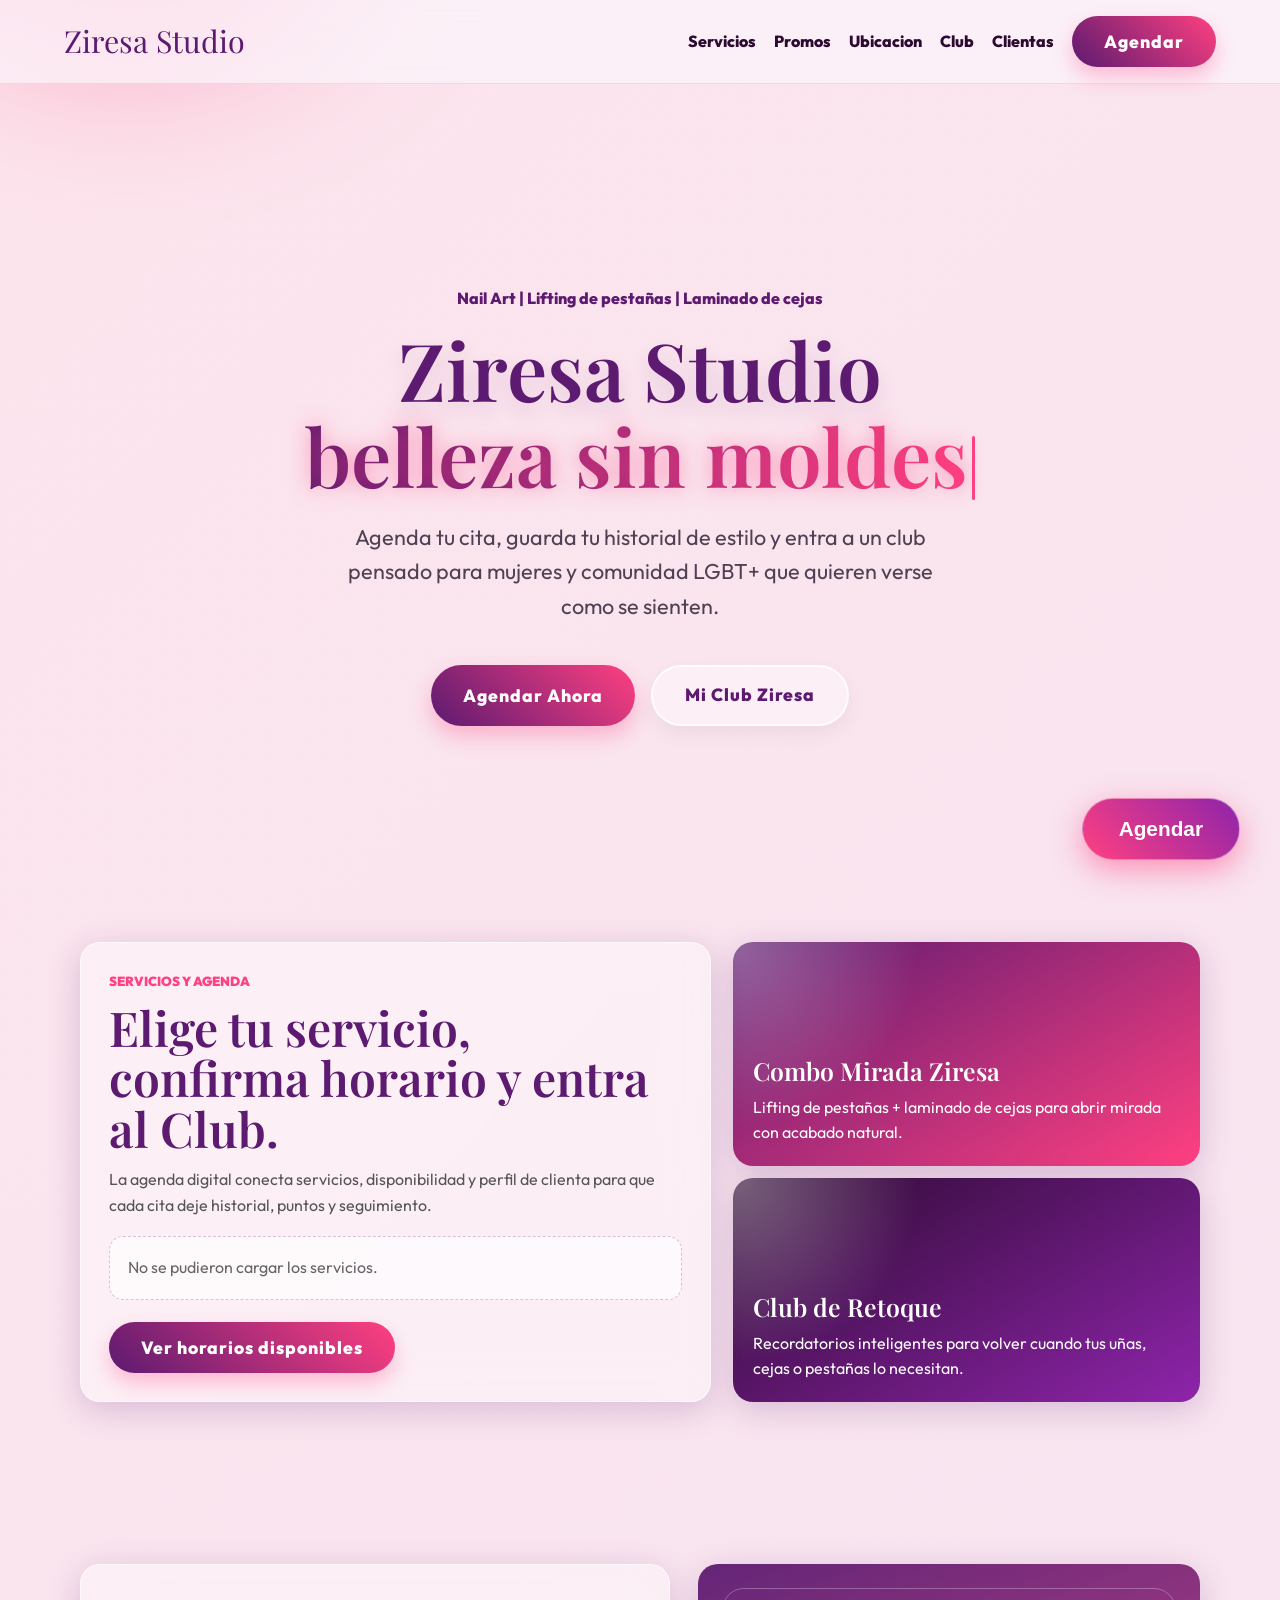
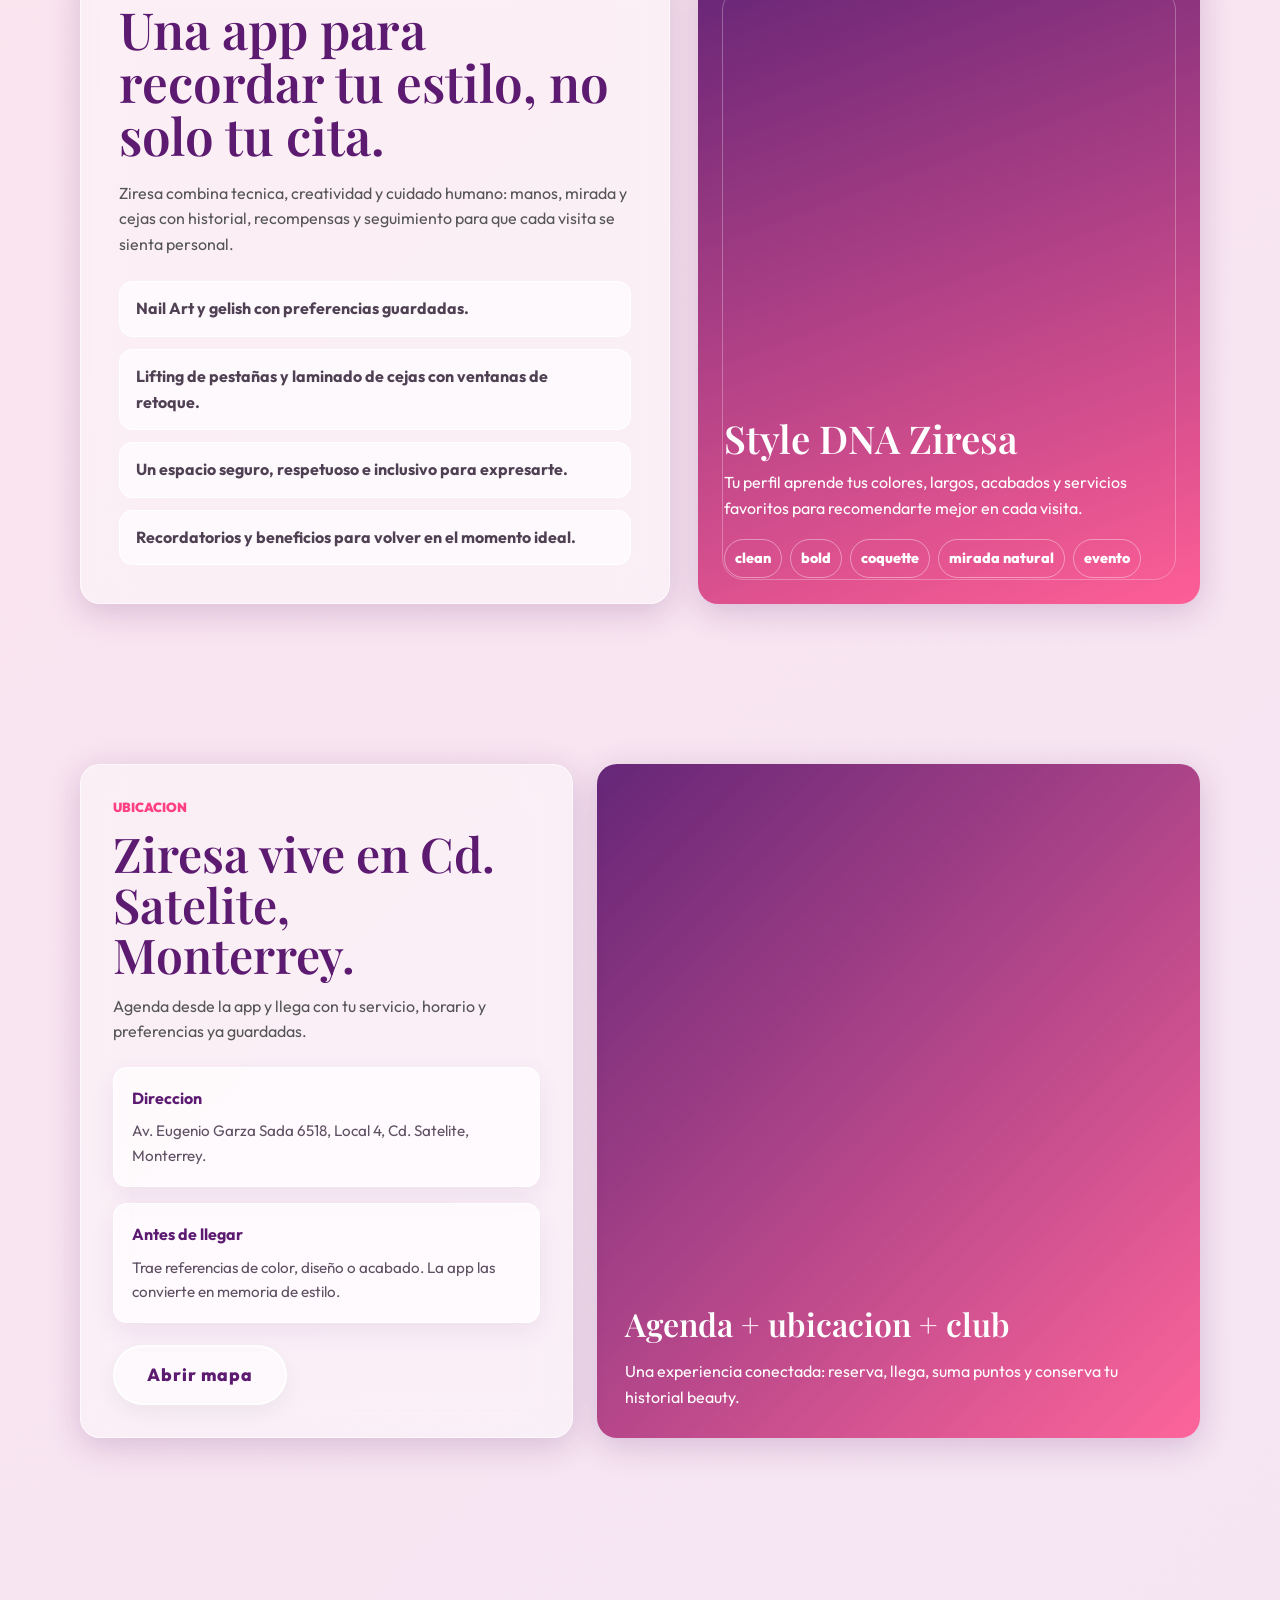
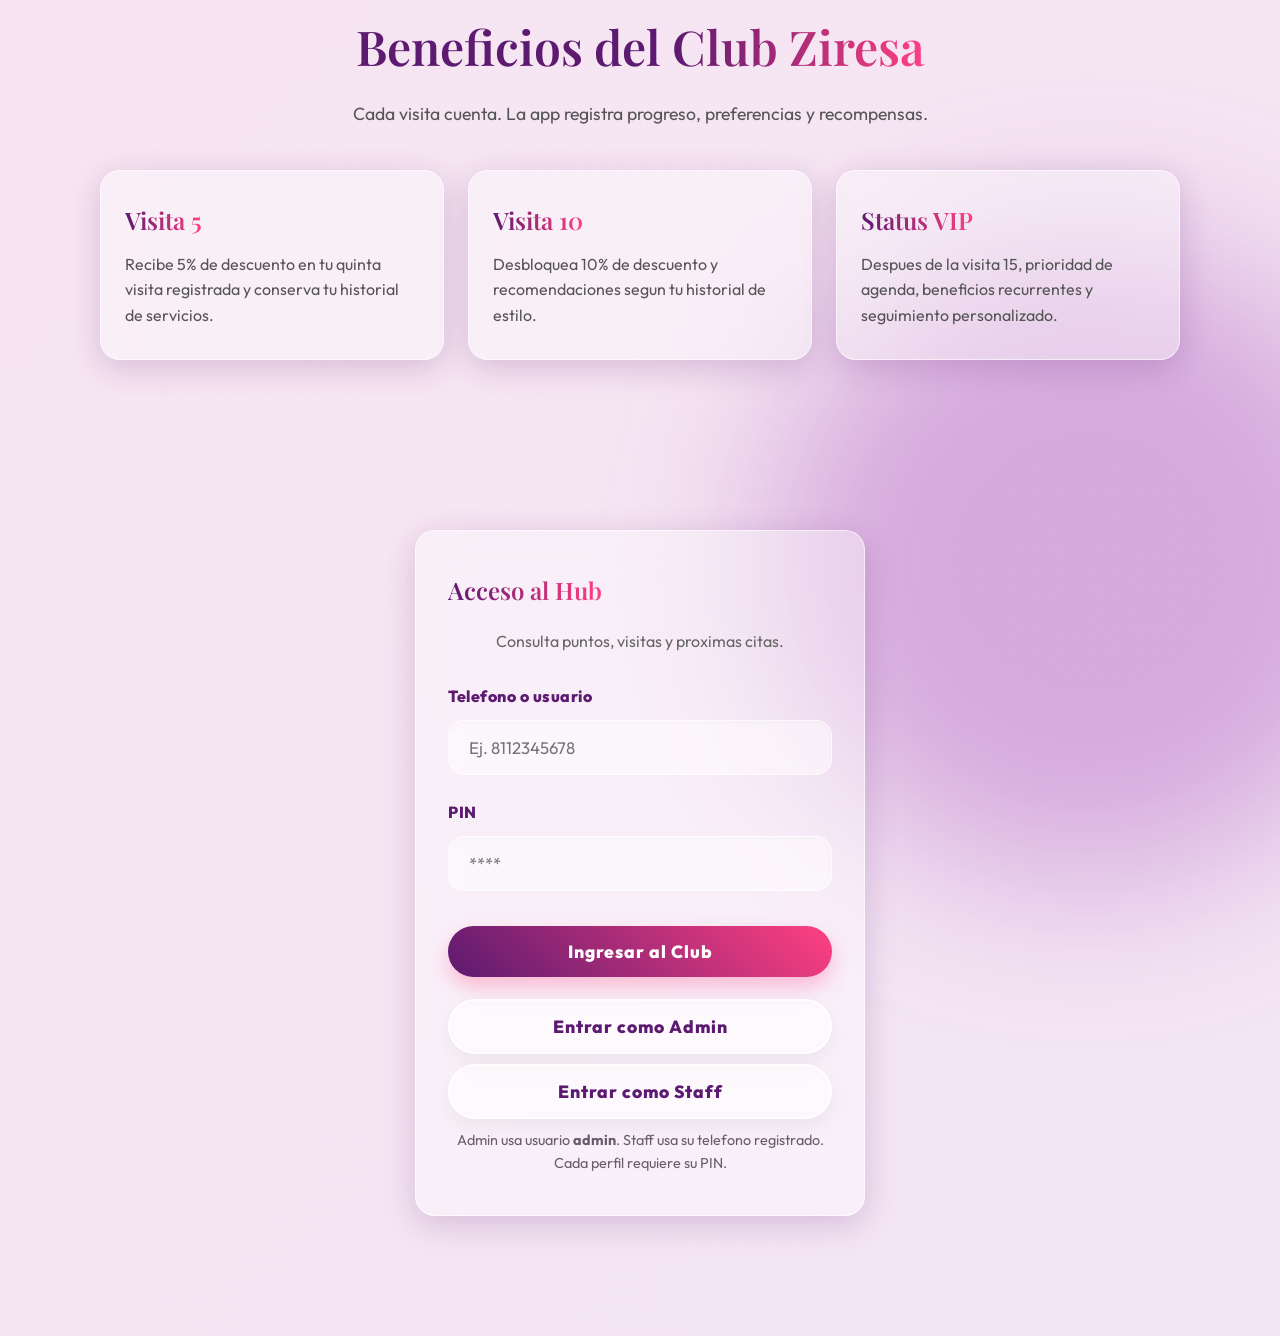
<file: index.html>
<!DOCTYPE html>
<html lang="es">
<head>
  <meta charset="UTF-8">
  <meta name="viewport" content="width=device-width, initial-scale=1.0">
  <meta name="theme-color" content="#5c1a70">
  <meta name="description" content="Agenda en Ziresa Studio: Nail Art, lifting de pestañas y laminado de cejas en Cd. Satelite, Monterrey.">
  <title>Ziresa Studio | Club de Belleza</title>
  <link rel="stylesheet" href="assets/index.css">
  <link rel="manifest" href="manifest.webmanifest">
  <style>
    .app-header {
      position: sticky;
      top: 0;
      z-index: 1200;
      display: flex;
      align-items: center;
      justify-content: space-between;
      gap: 20px;
      padding: 16px clamp(18px, 5vw, 64px);
      background: rgba(252, 244, 250, 0.76);
      border-bottom: 1px solid rgba(92, 26, 112, 0.1);
      backdrop-filter: blur(22px);
    }
    .brand-wordmark { font-family: var(--font-serif); color: var(--primary); font-size: 1.9rem; text-decoration: none; }
    .app-nav { display: flex; gap: 18px; align-items: center; }
    .app-nav a { color: var(--dark-text); font-weight: 800; text-decoration: none; }
    .landing-hero {
      min-height: 92dvh;
      display: flex;
      flex-direction: column;
      justify-content: center;
      align-items: center;
      text-align: center;
      padding: 64px 20px 48px;
      position: relative;
      z-index: 10;
    }
    .hero-kicker {
      color: var(--primary);
      font-weight: 800;
      margin-bottom: 14px;
      letter-spacing: 0;
    }
    .landing-hero h1 { font-size: clamp(3rem, 8vw, 5rem); margin-bottom: 20px; line-height: 1.08; text-shadow: 0 10px 20px rgba(92, 26, 112, 0.12); }
    .landing-hero p { font-size: clamp(1.05rem, 2.2vw, 1.35rem); max-width: 640px; margin-bottom: 42px; color: #4f4054; }
    .hero-actions { display: flex; gap: 16px; flex-wrap: wrap; justify-content: center; }
    .launch-section { padding: 30px 20px 82px; position: relative; z-index: 10; }
    .launch-wrap { max-width: 1120px; margin: 0 auto; display: grid; grid-template-columns: 1.15fr 0.85fr; gap: 22px; align-items: stretch; }
    .launch-panel { padding: 28px; }
    .service-preview-list { display: grid; gap: 10px; margin-top: 18px; }
    .service-preview-row { display: flex; justify-content: space-between; gap: 14px; align-items: center; padding: 14px 16px; background: rgba(255,255,255,0.68); border: 1px solid rgba(255,255,255,0.92); border-radius: var(--radius-md); }
    .service-preview-row strong { color: var(--primary); }
    .service-preview-row span { color: #6a5c6d; font-size: 0.9rem; }
    .price-pill { color: white; background: linear-gradient(135deg, var(--primary), var(--accent)); border-radius: 999px; padding: 7px 10px; font-weight: 900; white-space: nowrap; }
    .promo-stack { display: grid; gap: 12px; }
    .promo-card { padding: 20px; min-height: 130px; display: grid; align-content: end; color: white; background: radial-gradient(circle at top left, rgba(255,255,255,0.32), transparent 36%), linear-gradient(150deg, var(--primary), var(--accent)); border-radius: var(--radius-lg); box-shadow: var(--glass-shadow); }
    .promo-card:nth-child(2) { background: radial-gradient(circle at top left, rgba(255,255,255,0.36), transparent 36%), linear-gradient(150deg, #2d0a31, #8e24aa); }
    .promo-card h3, .promo-card p { color: white; }
    .promo-card h3 { font-size: 1.55rem; margin-bottom: 4px; }
    .mission-section { padding: 80px 20px; position: relative; z-index: 10; }
    .mission-wrap { max-width: 1120px; margin: 0 auto; display: grid; grid-template-columns: 1.08fr 0.92fr; gap: 28px; align-items: stretch; }
    .mission-copy { padding: 38px; }
    .mission-copy h2 { font-size: clamp(2rem, 4vw, 3.3rem); line-height: 1.04; margin-bottom: 18px; }
    .mission-list { display: grid; gap: 12px; margin-top: 24px; }
    .mission-list div { padding: 14px 16px; border-radius: var(--radius-md); background: rgba(255,255,255,0.62); border: 1px solid rgba(255,255,255,0.9); color: #4f4054; font-weight: 700; }
    .style-card { padding: 26px; display: grid; align-content: end; min-height: 420px; background: linear-gradient(160deg, rgba(92,26,112,0.95), rgba(255,64,129,0.82)); color: white; border-radius: var(--radius-lg); box-shadow: var(--glass-shadow); overflow: hidden; position: relative; }
    .style-card::before { content: ""; position: absolute; inset: 24px; border: 1px solid rgba(255,255,255,0.28); border-radius: 22px; }
    .style-card h3, .style-card p { color: white; position: relative; }
    .style-card h3 { font-size: 2.4rem; line-height: 1.05; margin-bottom: 12px; }
    .style-tags { display: flex; flex-wrap: wrap; gap: 8px; margin-top: 18px; position: relative; }
    .style-tags span { border: 1px solid rgba(255,255,255,0.4); border-radius: 999px; padding: 7px 10px; font-size: 0.9rem; font-weight: 800; }
    .club-section { padding: 90px 20px; max-width: 1120px; margin: 0 auto; text-align: center; position: relative; z-index:10; }
    .club-grid { display: grid; grid-template-columns: repeat(auto-fit, minmax(260px, 1fr)); gap: 24px; margin-top: 42px; }
    .club-card { padding: 30px 24px; text-align: left; transition: var(--transition); }
    .club-card:hover { transform: translateY(-6px); }
    .club-card h3 { margin-bottom: 12px; font-size: 1.5rem; }
    .login-section { padding: 80px 20px 120px; position: relative; z-index:10; }
    .login-card { max-width: 450px; margin: 0 auto; padding: 40px 32px; }
    .location-section { padding: 80px 20px; position: relative; z-index: 10; }
    .location-wrap { max-width: 1120px; margin: 0 auto; display: grid; grid-template-columns: 0.9fr 1.1fr; gap: 24px; align-items: stretch; }
    .location-card { padding: 32px; }
    .map-panel { min-height: 360px; padding: 28px; display: grid; align-content: end; background: linear-gradient(135deg, rgba(92,26,112,0.94), rgba(255,64,129,0.78)), repeating-linear-gradient(45deg, rgba(255,255,255,0.14) 0 1px, transparent 1px 18px); color: white; border-radius: var(--radius-lg); box-shadow: var(--glass-shadow); }
    .map-panel h3, .map-panel p { color: white; }
    .map-panel h3 { font-size: 2rem; margin-bottom: 10px; }
    @media (max-width: 860px) {
      .app-header { position: relative; align-items: flex-start; flex-direction: column; }
      .app-nav { width: 100%; overflow-x: auto; padding-bottom: 4px; }
      .launch-wrap, .location-wrap { grid-template-columns: 1fr; }
      .mission-wrap { grid-template-columns: 1fr; }
      .mission-copy { padding: 26px; }
    }
  </style>
</head>
<body>
  <div class="ambient-orb orb-1"></div>
  <div class="ambient-orb orb-2"></div>

  <header class="app-header">
    <a class="brand-wordmark" href="index.html">Ziresa Studio</a>
    <nav class="app-nav" aria-label="Principal">
      <a href="#servicios">Servicios</a>
      <a href="#promos">Promos</a>
      <a href="#ubicacion">Ubicacion</a>
      <a href="#club">Club</a>
      <a href="#login">Clientas</a>
      <button class="btn btn-primary" onclick="openBookingModal()">Agendar</button>
    </nav>
  </header>

  <section class="landing-hero reveal">
    <div class="hero-kicker">Nail Art | Lifting de pestañas | Laminado de cejas</div>
    <h1 id="hero-title">Ziresa Studio<br><span class="text-gradient text-glow" id="tw-target"></span><span class="tw-cursor" id="tw-cursor"></span></h1>
    <p id="hero-subtitle">Agenda tu cita, guarda tu historial de estilo y entra a un club pensado para mujeres y comunidad LGBT+ que quieren verse como se sienten.</p>
    <div class="hero-actions">
      <button class="btn btn-primary" onclick="openBookingModal()">Agendar Ahora</button>
      <a href="#login" class="btn btn-outline">Mi Club Ziresa</a>
    </div>
  </section>

  <section class="launch-section reveal" id="promos">
    <div class="launch-wrap">
      <div class="launch-panel glass-panel">
        <div class="section-eyebrow">Servicios y agenda</div>
        <h2 style="font-size: clamp(2rem, 4vw, 3rem); line-height:1.05;">Elige tu servicio, confirma horario y entra al Club.</h2>
        <p style="margin-top:14px;">La agenda digital conecta servicios, disponibilidad y perfil de clienta para que cada cita deje historial, puntos y seguimiento.</p>
        <div id="service-preview-list" class="service-preview-list">
          <div class="empty-state">Cargando servicios destacados...</div>
        </div>
        <button class="btn btn-primary" style="margin-top:22px;" onclick="openBookingModal()">Ver horarios disponibles</button>
      </div>
      <div class="promo-stack" id="promo-stack">
        <article class="promo-card">
          <h3>Combo Mirada Ziresa</h3>
          <p>Lifting de pesta&ntilde;as + laminado de cejas para abrir mirada con acabado natural.</p>
        </article>
        <article class="promo-card">
          <h3>Club de Retoque</h3>
          <p>Recordatorios inteligentes para volver cuando tus u&ntilde;as, cejas o pesta&ntilde;as lo necesitan.</p>
        </article>
      </div>
    </div>
  </section>

  <section class="mission-section reveal" id="servicios">
    <div class="mission-wrap">
      <div class="mission-copy glass-panel">
        <h2>Una app para recordar tu estilo, no solo tu cita.</h2>
        <p>Ziresa combina tecnica, creatividad y cuidado humano: manos, mirada y cejas con historial, recompensas y seguimiento para que cada visita se sienta personal.</p>
        <div class="mission-list" id="trust-points-list">
          <div>Nail Art y gelish con preferencias guardadas.</div>
          <div>Lifting de pestañas y laminado de cejas con ventanas de retoque.</div>
          <div>Un espacio seguro, respetuoso e inclusivo para expresarte.</div>
          <div>Recordatorios y beneficios para volver en el momento ideal.</div>
        </div>
      </div>
      <div class="style-card">
        <h3>Style DNA Ziresa</h3>
        <p>Tu perfil aprende tus colores, largos, acabados y servicios favoritos para recomendarte mejor en cada visita.</p>
        <div class="style-tags" id="style-tags-container">
          <span>clean</span><span>bold</span><span>coquette</span><span>mirada natural</span><span>evento</span>
        </div>
      </div>
    </div>
  </section>

  <section class="location-section reveal" id="ubicacion">
    <div class="location-wrap">
      <div class="location-card glass-panel">
        <div class="section-eyebrow">Ubicacion</div>
        <h2 style="font-size: clamp(2rem, 4vw, 3rem); line-height:1.05;">Ziresa vive en Cd. Satelite, Monterrey.</h2>
        <p style="margin-top:14px;">Agenda desde la app y llega con tu servicio, horario y preferencias ya guardadas.</p>
        <div class="mini-grid" style="margin-top:22px;">
          <div class="info-card">
            <h4>Direccion</h4>
            <p>Av. Eugenio Garza Sada 6518, Local 4, Cd. Satelite, Monterrey.</p>
          </div>
          <div class="info-card">
            <h4>Antes de llegar</h4>
            <p>Trae referencias de color, dise&ntilde;o o acabado. La app las convierte en memoria de estilo.</p>
          </div>
        </div>
        <a class="btn btn-outline" style="margin-top:22px;" href="https://www.google.com/maps/search/?api=1&query=Av.%20Eugenio%20Garza%20Sada%206518%20Local%204%20Cd.%20Satelite%20Monterrey" target="_blank" rel="noopener">Abrir mapa</a>
      </div>
      <div class="map-panel">
        <h3>Agenda + ubicacion + club</h3>
        <p>Una experiencia conectada: reserva, llega, suma puntos y conserva tu historial beauty.</p>
      </div>
    </div>
  </section>

  <section class="club-section reveal" id="club">
    <h2 style="font-size: clamp(2rem, 5vw, 3rem);">Beneficios del <span class="text-gradient">Club Ziresa</span></h2>
    <p style="margin-top:15px; font-size: 1.1rem;">Cada visita cuenta. La app registra progreso, preferencias y recompensas.</p>
    <div class="club-grid">
      <div class="club-card glass-panel reveal">
        <h3 class="text-gradient">Visita 5</h3>
        <p>Recibe 5% de descuento en tu quinta visita registrada y conserva tu historial de servicios.</p>
      </div>
      <div class="club-card glass-panel reveal">
        <h3 class="text-gradient">Visita 10</h3>
        <p>Desbloquea 10% de descuento y recomendaciones segun tu historial de estilo.</p>
      </div>
      <div class="club-card glass-panel reveal">
        <h3 class="text-gradient">Status VIP</h3>
        <p>Despues de la visita 15, prioridad de agenda, beneficios recurrentes y seguimiento personalizado.</p>
      </div>
    </div>
  </section>

  <section class="login-section reveal" id="login">
    <div class="login-card glass-panel">
      <h2 style="text-align: center; margin-bottom: 20px;" class="text-gradient">Acceso al Hub</h2>
      <p style="text-align: center; margin-bottom: 30px; font-size:1rem; color:#666;">Consulta puntos, visitas y proximas citas.</p>
      <div id="error-msg" class="empty-state" style="display:none; margin-bottom: 15px;"></div>
      <form id="login-form">
        <div class="form-group">
          <label class="form-label" for="phone">Telefono o usuario</label>
          <input type="text" id="phone" class="form-control" placeholder="Ej. 8112345678" required>
        </div>
        <div class="form-group">
          <label class="form-label" for="pin">PIN</label>
          <input type="password" id="pin" class="form-control" placeholder="****" required>
        </div>
        <button type="submit" class="btn btn-primary" style="width: 100%; margin-top:10px;" id="login-button">Ingresar al Club</button>
      </form>
      <div style="display:grid; gap:10px; margin-top:22px;">
        <button type="button" class="btn btn-outline" onclick="prefillLogin('admin')">Entrar como Admin</button>
        <button type="button" class="btn btn-outline" onclick="prefillLogin('8111111111')">Entrar como Staff</button>
        <p style="font-size:.9rem; color:#6a5c6d; text-align:center;">Admin usa usuario <strong>admin</strong>. Staff usa su telefono registrado. Cada perfil requiere su PIN.</p>
      </div>
    </div>
  </section>

  <div class="fab-container">
    <button class="fab-btn" onclick="openBookingModal()">Agendar</button>
  </div>

  <div class="modal-overlay" id="booking-modal">
    <div class="modal-content glass-panel" style="max-width: 680px;">
      <button class="modal-close" onclick="closeBookingModal()" aria-label="Cerrar">x</button>
      <h2 style="margin-bottom: 15px; font-size: 2rem;" class="text-gradient">Agendar tu Cita</h2>
      <div id="booking-msg" class="empty-state" style="display:none; margin-bottom: 16px;"></div>

      <div id="book-step-1" class="step-enter">
        <p style="margin-bottom: 22px; font-size: 1.05rem;">Paso 1: elige uno o mas servicios.</p>
        <div id="modal-services-list" style="max-height: 350px; overflow-y:auto; padding-right:8px;">Cargando servicios...</div>
        <button class="btn btn-primary" style="width:100%; margin-top:28px;" onclick="nextToStep2()">Continuar al Calendario</button>
      </div>

      <div id="book-step-2" style="display:none;">
        <p style="margin-bottom: 22px; font-size: 1.05rem;">Paso 2: elige fecha y horario disponible.</p>
        <div class="day-picker" id="modal-day-picker"></div>
        <div id="modal-slots-container" style="margin-top: 28px; display:none;">
          <h3 style="font-size:1.3rem; margin-bottom:15px; color:var(--primary);">Horarios Libres</h3>
          <div class="calendar-grid" id="modal-slots-list"></div>
        </div>
        <div style="display:flex; gap:12px; margin-top:34px;">
          <button class="btn btn-outline" style="flex:1;" onclick="backToStep1()">Volver</button>
          <button class="btn btn-primary" style="flex:2;" onclick="nextToStep3()" id="btn-to-step3" disabled>Elegir Datos</button>
        </div>
      </div>

      <div id="book-step-3" style="display:none;">
        <p style="margin-bottom: 22px; font-size: 1.05rem;">Paso 3: confirma tus datos.</p>
        <div class="form-group">
          <label class="form-label" for="book-name">Tu Nombre</label>
          <input type="text" id="book-name" class="form-control" placeholder="Como te llamas">
        </div>
        <div class="form-group">
          <label class="form-label" for="book-phone">WhatsApp</label>
          <input type="tel" id="book-phone" class="form-control" placeholder="Ej. 8112345678">
        </div>
        <div class="form-group">
          <label class="form-label" for="book-pin">Crea un PIN para entrar al club</label>
          <input type="password" id="book-pin" class="form-control" placeholder="Minimo 4 caracteres">
        </div>
        <div style="display:flex; gap:12px; margin-top:34px;">
          <button class="btn btn-outline" style="flex:1;" onclick="backToStep2()">Volver</button>
          <button class="btn btn-primary" style="flex:2; background: linear-gradient(45deg, #1b7f5a, #25D366);" onclick="confirmBooking()" id="confirm-booking">Crear cita y entrar al Club</button>
        </div>
      </div>
    </div>
  </div>

  <script src="assets/security.js"></script>
  <script>
    /* ANTIGRAVITY UPGRADE: Ripple effect on all buttons */
    document.addEventListener('click', (e) => {
      const btn = e.target.closest('.btn, .fab-btn');
      if (!btn) return;
      const r = document.createElement('span');
      r.className = 'ripple-span';
      const rect = btn.getBoundingClientRect();
      r.style.left = (e.clientX - rect.left) + 'px';
      r.style.top  = (e.clientY - rect.top)  + 'px';
      btn.appendChild(r);
      r.addEventListener('animationend', () => r.remove());
    });

    /* ANTIGRAVITY UPGRADE: Header compact on scroll */
    const appHeader = document.querySelector('.app-header');
    if (appHeader) {
      window.addEventListener('scroll', () => {
        appHeader.classList.toggle('scrolled', window.scrollY > 50);
      }, { passive: true });
    }

    /* ANTIGRAVITY UPGRADE: Typewriter on hero */
    function typewriter(el, text, speed = 55) {
      let i = 0;
      el.textContent = '';
      const cursor = document.getElementById('tw-cursor');
      function tick() {
        if (i < text.length) {
          el.textContent += text[i++];
          setTimeout(tick, speed + Math.random() * 30);
        } else if (cursor) {
          setTimeout(() => { if(cursor) cursor.style.display = 'none'; }, 1800);
        }
      }
      tick();
    }

    /* ANTIGRAVITY UPGRADE: Reveal observer — triggers typewriter + style tags stagger */
    const revealElements = document.querySelectorAll('.reveal');
    const revealObserver = new IntersectionObserver((entries, observer) => {
      entries.forEach(entry => {
        if (entry.isIntersecting) {
          entry.target.classList.add('active');
          /* Trigger style-tags stagger when mission section appears */
          const tags = entry.target.querySelector('#style-tags-container');
          if (tags) tags.classList.add('style-tags-visible');
          observer.unobserve(entry.target);
        }
      });
    }, { threshold: 0.1 });
    revealElements.forEach(el => revealObserver.observe(el));

    /* Hero appear + typewriter start */
    setTimeout(() => {
      const hero = document.querySelector('.landing-hero');
      hero.classList.add('active');
      setTimeout(() => typewriter(document.getElementById('tw-target'), 'belleza sin moldes'), 400);
    }, 120);

    /* ANTIGRAVITY UPGRADE: Login form — shake on error, slide-down message */
    document.getElementById('login-form').addEventListener('submit', async (e) => {
      e.preventDefault();
      const button = document.getElementById('login-button');
      const errorMsg = document.getElementById('error-msg');
      errorMsg.style.display = 'none';
      errorMsg.classList.remove('error-reveal');
      button.disabled = true;
      button.textContent = 'Ingresando...';
      try {
        const phone = document.getElementById('phone').value.trim();
        const pin = document.getElementById('pin').value.trim();
        const res = await apiFetch('api/auth/login.php', {
          method: 'POST',
          headers: {'Content-Type': 'application/json'},
          body: JSON.stringify({ phone, pin })
        });
        const data = await res.json();
        if(!res.ok) throw new Error(data.error || 'No se pudo iniciar sesion');
        if(data.role === 'client') window.location.href = 'clientes.html';
        else if(data.role === 'manicurist') window.location.href = 'manicurista.html';
        else if(data.role === 'admin1' || data.role === 'admin2') window.location.href = 'admin.html';
      } catch (err) {
        errorMsg.textContent = err.message || 'Error de conexion';
        errorMsg.style.display = 'block';
        void errorMsg.offsetWidth;
        errorMsg.classList.add('error-reveal');
        const form = document.getElementById('login-form');
        form.classList.add('shake');
        form.addEventListener('animationend', () => form.classList.remove('shake'), { once: true });
      } finally {
        button.disabled = false;
        button.textContent = 'Ingresar al Club';
      }
    });

    function prefillLogin(phone) {
      document.getElementById('phone').value = phone;
      document.getElementById('pin').focus();
      const errorMsg = document.getElementById('error-msg');
      errorMsg.textContent = phone === 'admin'
        ? 'Admin: escribe tu PIN y entra al panel operativo.'
        : 'Staff: escribe tu PIN para abrir tu agenda.';
      errorMsg.style.display = 'block';
    }

    let brandSettings = { business_whatsapp: '' };
    let allServices = [];
    let selectedServicesIds = [];
    let selectedDateStr = null;
    let selectedSlot = null;

    async function loadPublicSettings() {
      try {
        const res = await fetch('api/settings/public.php');
        const data = await res.json();
        if(!data.success) return;
        brandSettings = data;
        if(data.media && data.media.hero_title) {
          document.getElementById('hero-title').innerHTML = `${escapeHTML(data.media.hero_title)}<br><span class="text-gradient text-glow">belleza sin moldes</span>`;
        }
        if(data.media && data.media.hero_subtitle) document.getElementById('hero-subtitle').textContent = data.media.hero_subtitle;
        renderPromotions(data.promotions || []);
        renderTrustPoints(data.trust_points || (data.brand ? data.brand.values : []) || []);
      } catch (e) {}
    }

    function renderPromotions(promotions) {
      const box = document.getElementById('promo-stack');
      if(!box || !promotions.length) return;
      box.innerHTML = promotions.slice(0, 3).map(promo => `
        <article class="promo-card">
          <h3>${escapeHTML(promo.title || 'Promo Ziresa')}</h3>
          <p>${escapeHTML(promo.description || '')}</p>
        </article>
      `).join('');
    }

    function renderTrustPoints(points) {
      const box = document.getElementById('trust-points-list');
      if(!box || !points.length) return;
      box.innerHTML = points.slice(0, 5).map(point => `<div>${escapeHTML(typeof point === 'string' ? point : (point.text || ''))}</div>`).join('');
    }

    async function loadServicePreview() {
      const box = document.getElementById('service-preview-list');
      if(!box) return;
      try {
        const res = await fetch('api/services/list.php');
        const data = await res.json();
        const services = (data.services || []).slice(0, 5);
        if(!services.length) {
          box.innerHTML = '<p class="empty-state">Pronto veras aqui el menu de servicios.</p>';
          return;
        }
        box.innerHTML = services.map(s => `
          <div class="service-preview-row">
            <div>
              <strong>${escapeHTML(s.name)}</strong>
              <span>${Number(s.duration_minutes || 0)} min · ${Number(s.points_reward || 0)} puntos Club</span>
            </div>
            <div class="price-pill">$${Number(s.price || 0).toLocaleString('es-MX')}</div>
          </div>
        `).join('');
      } catch (e) {
        box.innerHTML = '<p class="empty-state">No se pudieron cargar los servicios.</p>';
      }
    }

    function openBookingModal() {
      document.getElementById('booking-modal').classList.add('active');
      loadServicesForModal();
    }
    function closeBookingModal() {
      document.getElementById('booking-modal').classList.remove('active');
      resetBooking();
    }
    function resetBooking() {
      document.getElementById('book-step-1').style.display = 'block';
      document.getElementById('book-step-2').style.display = 'none';
      document.getElementById('book-step-3').style.display = 'none';
      document.getElementById('booking-msg').style.display = 'none';
      document.getElementById('btn-to-step3').disabled = true;
      selectedServicesIds = [];
      selectedDateStr = null;
      selectedSlot = null;
    }
    function bookingMessage(message) {
      const box = document.getElementById('booking-msg');
      box.textContent = message;
      box.style.display = 'block';
    }

    async function loadServicesForModal() {
      try {
        const res = await fetch('api/services/list.php');
        const data = await res.json();
        allServices = data.services || [];
        const list = document.getElementById('modal-services-list');
        if(!allServices.length) {
          list.innerHTML = '<p class="empty-state">No hay servicios configurados.</p>';
          return;
        }
        /* ANTIGRAVITY UPGRADE: Service cards with checkmark */
        list.innerHTML = allServices.map(s => `
          <button type="button" class="service-card glass-panel" onclick="toggleService('${escapeHTML(s.id)}', this)">
            <div class="svc-check">&#10003;</div>
            <div>
              <strong style="display:block; font-size:1.1rem; margin-bottom:5px; color:var(--primary);">${escapeHTML(s.name)}</strong>
              <span style="font-size:0.95rem; color:#666;">${Number(s.duration_minutes || 0)} min</span>
            </div>
            <div style="font-weight:800; font-size:1.2rem; color:var(--accent);">$${Number(s.price || 0).toLocaleString('es-MX')}</div>
          </button>
        `).join('');
      } catch (e) {
        document.getElementById('modal-services-list').innerHTML = '<p class="empty-state">No se pudieron cargar los servicios.</p>';
      }
    }

    function toggleService(id, element) {
      if(selectedServicesIds.includes(id)) {
        selectedServicesIds = selectedServicesIds.filter(x => x !== id);
        element.classList.remove('selected');
      } else {
        selectedServicesIds.push(id);
        element.classList.add('selected');
      }
    }

    /* ANTIGRAVITY UPGRADE: Step transition helper */
    function showStep(show, hide1, hide2) {
      if(hide1) hide1.style.display = 'none';
      if(hide2) hide2.style.display = 'none';
      show.style.display = 'block';
      show.classList.remove('step-enter');
      void show.offsetWidth;
      show.classList.add('step-enter');
    }
    function nextToStep2() {
      if(selectedServicesIds.length === 0) { bookingMessage('Elige al menos un servicio.'); return; }
      document.getElementById('booking-msg').style.display = 'none';
      showStep(
        document.getElementById('book-step-2'),
        document.getElementById('book-step-1'), null
      );
      generateDayPicker();
    }
    function backToStep1() {
      showStep(
        document.getElementById('book-step-1'),
        document.getElementById('book-step-2'), null
      );
    }

    function generateDayPicker() {
      const picker = document.getElementById('modal-day-picker');
      picker.innerHTML = '';
      const today = new Date();
      const days = ['Dom','Lun','Mar','Mie','Jue','Vie','Sab'];
      for(let i = 0; i < 14; i++) {
        const d = new Date(today);
        d.setDate(today.getDate() + i);
        const dateStr = d.toISOString().split('T')[0];
        const dayName = i === 0 ? 'Hoy' : (i === 1 ? 'Man' : days[d.getDay()]);
        picker.innerHTML += `<button type="button" class="day-card" onclick="selectDate('${dateStr}', this)"><div style="font-size:0.85rem; font-weight:bold; text-transform:uppercase; color:var(--primary);">${dayName}</div><div style="font-size:1.8rem; font-weight:800; margin-top:5px; color:var(--dark-text);">${d.getDate()}</div></button>`;
      }
    }

    async function selectDate(dateStr, element) {
      document.querySelectorAll('.day-card').forEach(el => el.classList.remove('active'));
      element.classList.add('active');
      selectedDateStr = dateStr;
      selectedSlot = null;
      document.getElementById('btn-to-step3').disabled = true;
      const duration = selectedServicesIds.reduce((sum, id) => {
        const service = allServices.find(x => x.id === id);
        return sum + (service ? Number(service.duration_minutes) : 0);
      }, 0);
      document.getElementById('modal-slots-container').style.display = 'block';
      const list = document.getElementById('modal-slots-list');
      list.innerHTML = '<span style="color:#666;">Buscando disponibilidad...</span>';
      try {
        const res = await fetch(`api/calendar/get.php?date=${dateStr}&duration=${duration}`);
        const data = await res.json();
        const slots = data.slots || [];
        if(!slots.length) {
          list.innerHTML = '<p class="empty-state" style="grid-column: 1 / -1;">No hay disponibilidad. Prueba otro dia.</p>';
          return;
        }
        list.innerHTML = slots.map(slot => `<button type="button" class="cal-slot" onclick="selectSlot('${escapeHTML(slot.time)}', '${escapeHTML(slot.manicurist_id)}', this)">${escapeHTML(slot.time)}</button>`).join('');
      } catch (e) {
        list.innerHTML = '<p class="empty-state" style="grid-column: 1 / -1;">Error al cargar horarios.</p>';
      }
    }

    function selectSlot(time, manicuristId, element) {
      document.querySelectorAll('.cal-slot').forEach(el => el.classList.remove('selected'));
      element.classList.add('selected');
      selectedSlot = { time, manicuristId };
      document.getElementById('btn-to-step3').disabled = false;
    }

    function nextToStep3() {
      if(!selectedSlot) { bookingMessage('Elige un horario disponible.'); return; }
      document.getElementById('booking-msg').style.display = 'none';
      showStep(
        document.getElementById('book-step-3'),
        document.getElementById('book-step-2'), null
      );
    }
    function backToStep2() {
      showStep(
        document.getElementById('book-step-2'),
        document.getElementById('book-step-3'), null
      );
    }

    async function confirmBooking() {
      const button = document.getElementById('confirm-booking');
      const name = document.getElementById('book-name').value.trim();
      const phone = document.getElementById('book-phone').value.trim();
      const pin = document.getElementById('book-pin').value.trim();
      if(!name || !phone || pin.length < 4) { bookingMessage('Completa nombre, WhatsApp y PIN de minimo 4 caracteres.'); return; }
      if(!selectedDateStr || !selectedSlot) { bookingMessage('Elige fecha y horario.'); return; }
      button.disabled = true;
      button.textContent = 'Confirmando...';
      try {
        const res = await apiFetch('api/appointments/create_public.php', {
          method: 'POST',
          headers: {'Content-Type': 'application/json'},
          body: JSON.stringify({
            date: selectedDateStr,
            time: selectedSlot.time,
            services: selectedServicesIds,
            manicurist_id: selectedSlot.manicuristId,
            client_name: name,
            client_phone: phone,
            client_pin: pin
          })
        });
        const data = await res.json();
        if(!res.ok || !data.success) throw new Error(data.error || 'No se pudo crear la cita');
        const waPhone = brandSettings.business_whatsapp || "";
        const text = encodeURIComponent(`Hola Ziresa! Acabo de agendar una cita por la App.\nSoy ${name}.\nFecha: ${selectedDateStr} a las ${selectedSlot.time}.\nQuiero confirmar mi asistencia.`);
        const folio = data.appointment && data.appointment.folio ? data.appointment.folio : data.appointment.id;
        if(waPhone) {
          window.open(`https://wa.me/${waPhone}?text=${text}`, '_blank');
          bookingMessage(`Cita creada con folio ${folio}. Te llevaremos a tu Club Ziresa.`);
        } else {
          bookingMessage(`Cita creada con folio ${folio}. WhatsApp del estudio aun no esta configurado, pero tu cita quedo pendiente y ya puedes ver tu Club.`);
        }
        setTimeout(() => { window.location.href = data.redirect || 'clientes.html'; }, 1200);
      } catch (e) {
        bookingMessage(e.message || 'Error de conexion.');
      } finally {
        button.disabled = false;
        button.textContent = 'Crear cita y entrar al Club';
      }
    }
    loadPublicSettings();
    loadServicePreview();
    if('serviceWorker' in navigator) {
      window.addEventListener('load', () => navigator.serviceWorker.register('service-worker.js').catch(() => {}));
    }
  </script>
</body>
</html>
</file>
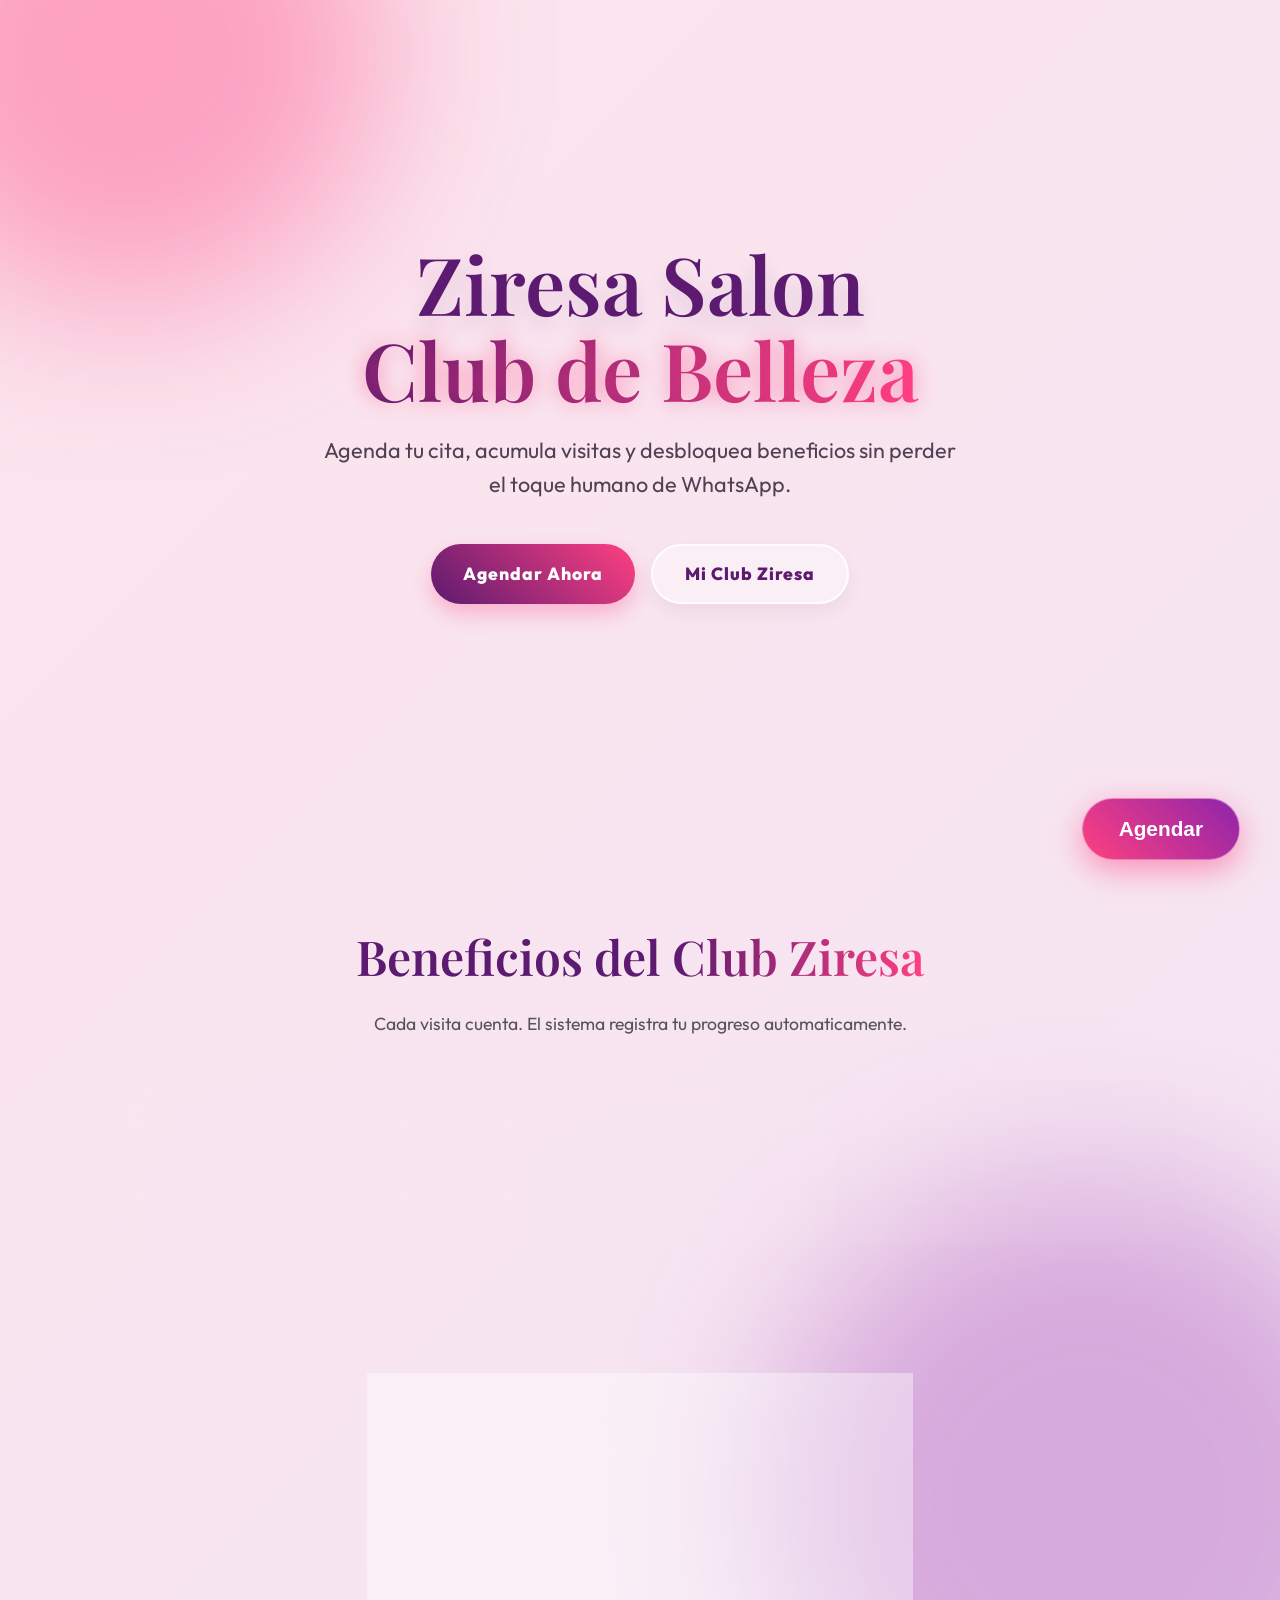
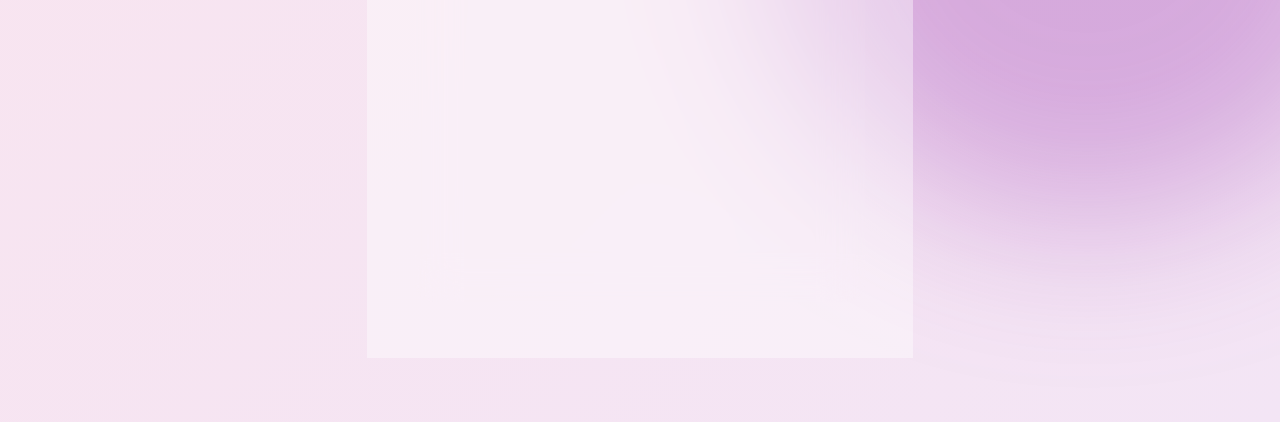
<file: _index.html>
<!DOCTYPE html>
<html lang="es">
<head>
  <meta charset="UTF-8">
  <meta name="viewport" content="width=device-width, initial-scale=1.0">
  <title>Ziresa Salon | Club de Belleza</title>
  <link rel="stylesheet" href="assets/index.css">
  <style>
    .landing-hero {
      min-height: 92dvh;
      display: flex;
      flex-direction: column;
      justify-content: center;
      align-items: center;
      text-align: center;
      padding: 64px 20px 48px;
      position: relative;
      z-index: 10;
    }
    .landing-hero h1 { font-size: clamp(3rem, 8vw, 5rem); margin-bottom: 20px; line-height: 1.08; text-shadow: 0 10px 20px rgba(92, 26, 112, 0.12); }
    .landing-hero p { font-size: clamp(1.05rem, 2.2vw, 1.35rem); max-width: 640px; margin-bottom: 42px; color: #4f4054; }
    .hero-actions { display: flex; gap: 16px; flex-wrap: wrap; justify-content: center; }
    .club-section { padding: 90px 20px; max-width: 1120px; margin: 0 auto; text-align: center; position: relative; z-index:10; }
    .club-grid { display: grid; grid-template-columns: repeat(auto-fit, minmax(260px, 1fr)); gap: 24px; margin-top: 42px; }
    .club-card { padding: 30px 24px; text-align: left; transition: var(--transition); }
    .club-card:hover { transform: translateY(-6px); }
    .club-card h3 { margin-bottom: 12px; font-size: 1.5rem; }
    .login-section { padding: 80px 20px 120px; position: relative; z-index:10; }
    .login-card { max-width: 450px; margin: 0 auto; padding: 40px 32px; }
  </style>
</head>
<body>
  <div class="ambient-orb orb-1"></div>
  <div class="ambient-orb orb-2"></div>

  <section class="landing-hero reveal">
    <h1 id="hero-title">Ziresa Salon<br><span class="text-gradient text-glow">Club de Belleza</span></h1>
    <p id="hero-subtitle">Agenda tu cita, acumula visitas y desbloquea beneficios sin perder el toque humano de WhatsApp.</p>
    <div class="hero-actions">
      <button class="btn btn-primary" onclick="openBookingModal()">Agendar Ahora</button>
      <a href="#login" class="btn btn-outline">Mi Club Ziresa</a>
    </div>
  </section>

  <section class="club-section reveal">
    <h2 style="font-size: clamp(2rem, 5vw, 3rem);">Beneficios del <span class="text-gradient">Club Ziresa</span></h2>
    <p style="margin-top:15px; font-size: 1.1rem;">Cada visita cuenta. El sistema registra tu progreso automaticamente.</p>
    <div class="club-grid">
      <div class="club-card glass-panel reveal">
        <h3 class="text-gradient">Visita 5</h3>
        <p>Recibe 20% de descuento en tu quinta visita registrada.</p>
      </div>
      <div class="club-card glass-panel reveal">
        <h3 class="text-gradient">Visita 10</h3>
        <p>Desbloquea 50% de descuento en tu servicio favorito.</p>
      </div>
      <div class="club-card glass-panel reveal">
        <h3 class="text-gradient">Status VIP</h3>
        <p>Despues de la visita 15, prioridad de agenda y beneficios recurrentes.</p>
      </div>
    </div>
  </section>

  <section class="login-section reveal" id="login">
    <div class="login-card glass-panel">
      <h2 style="text-align: center; margin-bottom: 20px;" class="text-gradient">Acceso al Hub</h2>
      <p style="text-align: center; margin-bottom: 30px; font-size:1rem; color:#666;">Consulta puntos, visitas y proximas citas.</p>
      <div id="error-msg" class="empty-state" style="display:none; margin-bottom: 15px;"></div>
      <form id="login-form">
        <div class="form-group">
          <label class="form-label" for="phone">Telefono o usuario</label>
          <input type="text" id="phone" class="form-control" placeholder="Ej. 8112345678" required>
        </div>
        <div class="form-group">
          <label class="form-label" for="pin">PIN</label>
          <input type="password" id="pin" class="form-control" placeholder="****" required>
        </div>
        <button type="submit" class="btn btn-primary" style="width: 100%; margin-top:10px;" id="login-button">Ingresar al Club</button>
      </form>
    </div>
  </section>

  <div class="fab-container">
    <button class="fab-btn" onclick="openBookingModal()">Agendar</button>
  </div>

  <div class="modal-overlay" id="booking-modal">
    <div class="modal-content glass-panel" style="max-width: 680px;">
      <button class="modal-close" onclick="closeBookingModal()" aria-label="Cerrar">x</button>
      <h2 style="margin-bottom: 15px; font-size: 2rem;" class="text-gradient">Agendar tu Cita</h2>
      <div id="booking-msg" class="empty-state" style="display:none; margin-bottom: 16px;"></div>

      <div id="book-step-1">
        <p style="margin-bottom: 22px; font-size: 1.05rem;">Paso 1: elige uno o mas servicios.</p>
        <div id="modal-services-list" style="max-height: 350px; overflow-y:auto; padding-right:8px;">Cargando servicios...</div>
        <button class="btn btn-primary" style="width:100%; margin-top:28px;" onclick="nextToStep2()">Continuar al Calendario</button>
      </div>

      <div id="book-step-2" style="display:none;">
        <p style="margin-bottom: 22px; font-size: 1.05rem;">Paso 2: elige fecha y horario disponible.</p>
        <div class="day-picker" id="modal-day-picker"></div>
        <div id="modal-slots-container" style="margin-top: 28px; display:none;">
          <h3 style="font-size:1.3rem; margin-bottom:15px; color:var(--primary);">Horarios Libres</h3>
          <div class="calendar-grid" id="modal-slots-list"></div>
        </div>
        <div style="display:flex; gap:12px; margin-top:34px;">
          <button class="btn btn-outline" style="flex:1;" onclick="backToStep1()">Volver</button>
          <button class="btn btn-primary" style="flex:2;" onclick="nextToStep3()" id="btn-to-step3" disabled>Elegir Datos</button>
        </div>
      </div>

      <div id="book-step-3" style="display:none;">
        <p style="margin-bottom: 22px; font-size: 1.05rem;">Paso 3: confirma tus datos.</p>
        <div class="form-group">
          <label class="form-label" for="book-name">Tu Nombre</label>
          <input type="text" id="book-name" class="form-control" placeholder="Como te llamas">
        </div>
        <div class="form-group">
          <label class="form-label" for="book-phone">WhatsApp</label>
          <input type="tel" id="book-phone" class="form-control" placeholder="Ej. 8112345678">
        </div>
        <div class="form-group">
          <label class="form-label" for="book-pin">Crea un PIN para entrar al club</label>
          <input type="password" id="book-pin" class="form-control" placeholder="Minimo 4 caracteres">
        </div>
        <div style="display:flex; gap:12px; margin-top:34px;">
          <button class="btn btn-outline" style="flex:1;" onclick="backToStep2()">Volver</button>
          <button class="btn btn-primary" style="flex:2; background: linear-gradient(45deg, #1b7f5a, #25D366);" onclick="confirmBooking()" id="confirm-booking">Confirmar por WhatsApp</button>
        </div>
      </div>
    </div>
  </div>

  <script>
    const revealElements = document.querySelectorAll('.reveal');
    const revealObserver = new IntersectionObserver((entries, observer) => {
      entries.forEach(entry => {
        if(entry.isIntersecting) {
          entry.target.classList.add('active');
          observer.unobserve(entry.target);
        }
      });
    }, { threshold: 0.1 });
    revealElements.forEach(el => revealObserver.observe(el));
    setTimeout(() => document.querySelector('.landing-hero').classList.add('active'), 100);

    document.getElementById('login-form').addEventListener('submit', async (e) => {
      e.preventDefault();
      const button = document.getElementById('login-button');
      const errorMsg = document.getElementById('error-msg');
      errorMsg.style.display = 'none';
      button.disabled = true;
      button.textContent = 'Ingresando...';
      try {
        const phone = document.getElementById('phone').value.trim();
        const pin = document.getElementById('pin').value.trim();
        const res = await fetch('api/auth/login.php', {
          method: 'POST',
          headers: {'Content-Type': 'application/json'},
          body: JSON.stringify({ phone, pin })
        });
        const data = await res.json();
        if(!res.ok) throw new Error(data.error || 'No se pudo iniciar sesion');
        if(data.role === 'client') window.location.href = 'cliente.html';
        else if(data.role === 'manicurist') window.location.href = 'manicurista.html';
        else if(data.role === 'admin1' || data.role === 'admin2') window.location.href = 'admin.html';
      } catch (err) {
        errorMsg.textContent = err.message || 'Error de conexion';
        errorMsg.style.display = 'block';
      } finally {
        button.disabled = false;
        button.textContent = 'Ingresar al Club';
      }
    });

    let allServices = [];
    let selectedServicesIds = [];
    let selectedDateStr = null;
    let selectedSlot = null;

    function openBookingModal() {
      document.getElementById('booking-modal').classList.add('active');
      loadServicesForModal();
    }
    function closeBookingModal() {
      document.getElementById('booking-modal').classList.remove('active');
      resetBooking();
    }
    function resetBooking() {
      document.getElementById('book-step-1').style.display = 'block';
      document.getElementById('book-step-2').style.display = 'none';
      document.getElementById('book-step-3').style.display = 'none';
      document.getElementById('booking-msg').style.display = 'none';
      document.getElementById('btn-to-step3').disabled = true;
      selectedServicesIds = [];
      selectedDateStr = null;
      selectedSlot = null;
    }
    function bookingMessage(message) {
      const box = document.getElementById('booking-msg');
      box.textContent = message;
      box.style.display = 'block';
    }

    async function loadServicesForModal() {
      try {
        const res = await fetch('api/services/list.php');
        const data = await res.json();
        allServices = data.services || [];
        const list = document.getElementById('modal-services-list');
        if(!allServices.length) {
          list.innerHTML = '<p class="empty-state">No hay servicios configurados.</p>';
          return;
        }
        list.innerHTML = allServices.map(s => `
          <button type="button" class="service-card glass-panel" onclick="toggleService('${s.id}', this)">
            <div>
              <strong style="display:block; font-size:1.1rem; margin-bottom:5px; color:var(--primary);">${s.name}</strong>
              <span style="font-size:0.95rem; color:#666;">${s.duration_minutes} min</span>
            </div>
            <div style="font-weight:800; font-size:1.2rem; color:var(--accent);">$${s.price}</div>
          </button>
        `).join('');
      } catch (e) {
        document.getElementById('modal-services-list').innerHTML = '<p class="empty-state">No se pudieron cargar los servicios.</p>';
      }
    }

    function toggleService(id, element) {
      if(selectedServicesIds.includes(id)) {
        selectedServicesIds = selectedServicesIds.filter(x => x !== id);
        element.classList.remove('selected');
      } else {
        selectedServicesIds.push(id);
        element.classList.add('selected');
      }
    }

    function nextToStep2() {
      if(selectedServicesIds.length === 0) { bookingMessage('Elige al menos un servicio.'); return; }
      document.getElementById('booking-msg').style.display = 'none';
      document.getElementById('book-step-1').style.display = 'none';
      document.getElementById('book-step-2').style.display = 'block';
      generateDayPicker();
    }
    function backToStep1() {
      document.getElementById('book-step-2').style.display = 'none';
      document.getElementById('book-step-1').style.display = 'block';
    }

    function generateDayPicker() {
      const picker = document.getElementById('modal-day-picker');
      picker.innerHTML = '';
      const today = new Date();
      const days = ['Dom','Lun','Mar','Mie','Jue','Vie','Sab'];
      for(let i = 0; i < 14; i++) {
        const d = new Date(today);
        d.setDate(today.getDate() + i);
        const dateStr = d.toISOString().split('T')[0];
        const dayName = i === 0 ? 'Hoy' : (i === 1 ? 'Man' : days[d.getDay()]);
        picker.innerHTML += `<button type="button" class="day-card" onclick="selectDate('${dateStr}', this)"><div style="font-size:0.85rem; font-weight:bold; text-transform:uppercase; color:var(--primary);">${dayName}</div><div style="font-size:1.8rem; font-weight:800; margin-top:5px; color:var(--dark-text);">${d.getDate()}</div></button>`;
      }
    }

    async function selectDate(dateStr, element) {
      document.querySelectorAll('.day-card').forEach(el => el.classList.remove('active'));
      element.classList.add('active');
      selectedDateStr = dateStr;
      selectedSlot = null;
      document.getElementById('btn-to-step3').disabled = true;
      const duration = selectedServicesIds.reduce((sum, id) => {
        const service = allServices.find(x => x.id === id);
        return sum + (service ? Number(service.duration_minutes) : 0);
      }, 0);
      document.getElementById('modal-slots-container').style.display = 'block';
      const list = document.getElementById('modal-slots-list');
      list.innerHTML = '<span style="color:#666;">Buscando disponibilidad...</span>';
      try {
        const res = await fetch(`api/calendar/get.php?date=${dateStr}&duration=${duration}`);
        const data = await res.json();
        const slots = data.slots || [];
        if(!slots.length) {
          list.innerHTML = '<p class="empty-state" style="grid-column: 1 / -1;">No hay disponibilidad. Prueba otro dia.</p>';
          return;
        }
        list.innerHTML = slots.map(slot => `<button type="button" class="cal-slot" onclick="selectSlot('${slot.time}', '${slot.manicurist_id}', this)">${slot.time}</button>`).join('');
      } catch (e) {
        list.innerHTML = '<p class="empty-state" style="grid-column: 1 / -1;">Error al cargar horarios.</p>';
      }
    }

    function selectSlot(time, manicuristId, element) {
      document.querySelectorAll('.cal-slot').forEach(el => el.classList.remove('selected'));
      element.classList.add('selected');
      selectedSlot = { time, manicuristId };
      document.getElementById('btn-to-step3').disabled = false;
    }

    function nextToStep3() {
      if(!selectedSlot) { bookingMessage('Elige un horario disponible.'); return; }
      document.getElementById('booking-msg').style.display = 'none';
      document.getElementById('book-step-2').style.display = 'none';
      document.getElementById('book-step-3').style.display = 'block';
    }
    function backToStep2() {
      document.getElementById('book-step-3').style.display = 'none';
      document.getElementById('book-step-2').style.display = 'block';
    }

    async function confirmBooking() {
      const button = document.getElementById('confirm-booking');
      const name = document.getElementById('book-name').value.trim();
      const phone = document.getElementById('book-phone').value.trim();
      const pin = document.getElementById('book-pin').value.trim();
      if(!name || !phone || pin.length < 4) { bookingMessage('Completa nombre, WhatsApp y PIN de minimo 4 caracteres.'); return; }
      if(!selectedDateStr || !selectedSlot) { bookingMessage('Elige fecha y horario.'); return; }
      button.disabled = true;
      button.textContent = 'Confirmando...';
      try {
        const res = await fetch('api/appointments/create_public.php', {
          method: 'POST',
          headers: {'Content-Type': 'application/json'},
          body: JSON.stringify({
            date: selectedDateStr,
            time: selectedSlot.time,
            services: selectedServicesIds,
            manicurist_id: selectedSlot.manicuristId,
            client_name: name,
            client_phone: phone,
            client_pin: pin
          })
        });
        const data = await res.json();
        if(!res.ok || !data.success) throw new Error(data.error || 'No se pudo crear la cita');
        const waPhone = "528111111111";
        const text = encodeURIComponent(`Hola Ziresa! Acabo de agendar una cita por la App.\nSoy ${name}.\nFecha: ${selectedDateStr} a las ${selectedSlot.time}.\nQuiero confirmar mi asistencia.`);
        window.open(`https://wa.me/${waPhone}?text=${text}`, '_blank');
        closeBookingModal();
      } catch (e) {
        bookingMessage(e.message || 'Error de conexion.');
      } finally {
        button.disabled = false;
        button.textContent = 'Confirmar por WhatsApp';
      }
    }
  </script>
</body>
</html>
</file>
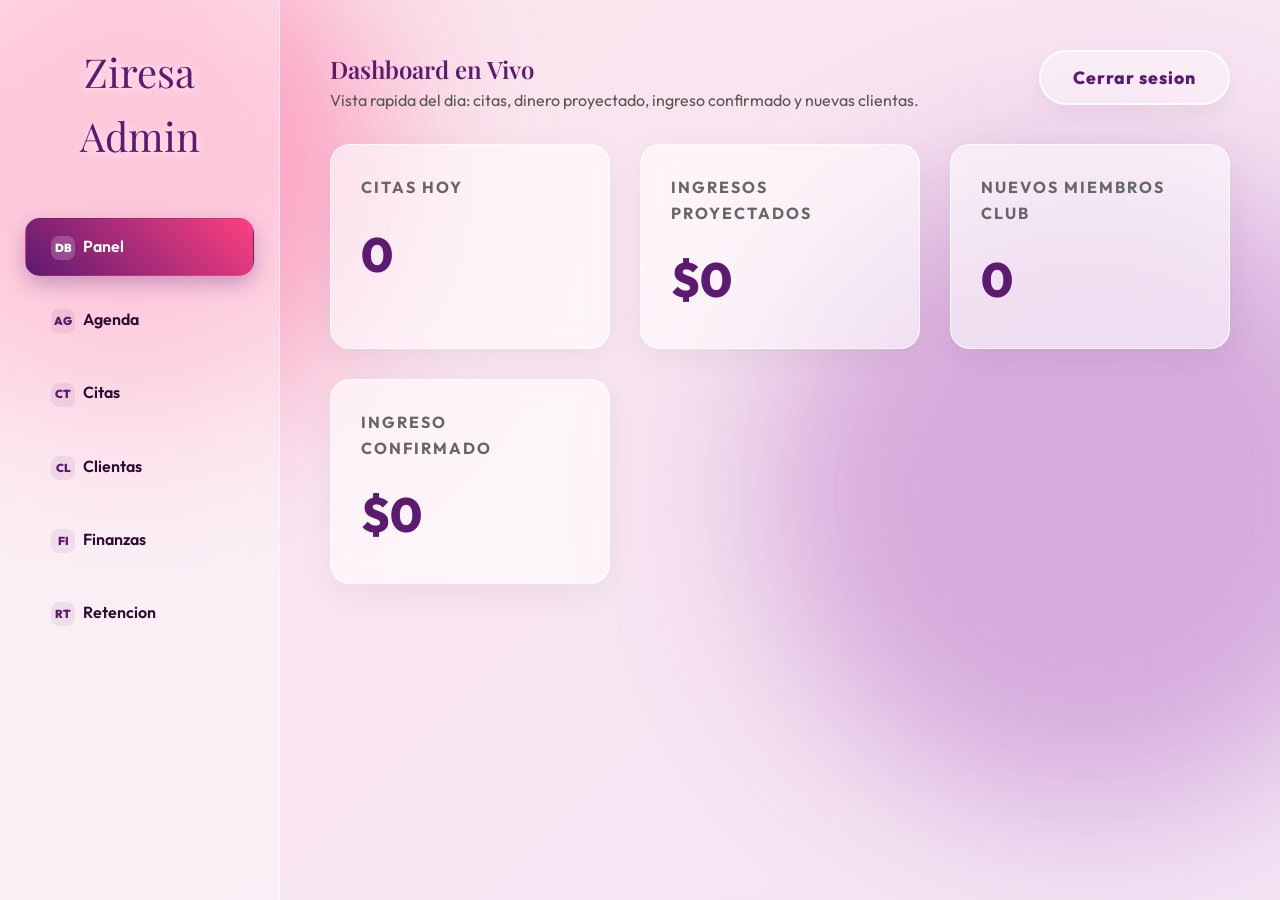
<file: admin.html>
﻿<!DOCTYPE html>
<html lang="es">
<head>
  <meta charset="UTF-8">
  <meta name="viewport" content="width=device-width, initial-scale=1.0">
  <title>Ziresa Admin</title>
  <link rel="stylesheet" href="assets/index.css">
  <style>
    .month-calendar { display: grid; grid-template-columns: repeat(7, 1fr); gap: 6px; margin-top: 10px; }
    .month-header { font-weight: 800; text-align: center; color: var(--primary); padding: 10px; background: rgba(255,255,255,0.72); border-radius: 8px; }
    .month-day { background: rgba(255,255,255,0.58); border: 1px solid rgba(92, 26, 112, 0.12); border-radius: 8px; min-height: 86px; padding: 8px; cursor: pointer; transition: var(--transition); display: flex; flex-direction: column; }
    .month-day:hover { background: white; box-shadow: 0 4px 12px rgba(0,0,0,0.06); transform: translateY(-2px); }
    .month-day.empty { background: transparent; border: none; cursor: default; box-shadow: none; transform: none; }
    .day-num { font-weight: 800; margin-bottom: 6px; text-align: right; color: var(--primary); }
    .day-badge { font-size: 0.75rem; background: var(--accent); color: white; padding: 3px 6px; border-radius: 6px; margin-bottom: 2px; text-align: center; }
    .cal-controls { display: flex; justify-content: space-between; align-items: center; gap: 12px; margin-bottom: 20px; }
    .cal-controls h3 { margin: 0; font-size: 1.5rem; text-align: center; }
    .client-wallet-admin { align-items: stretch; }
    .client-wallet-admin strong { font-size: 1.05rem; }
    .appointment-actions { display:flex; gap:8px; flex-wrap:wrap; justify-content:flex-end; }
    .status-chip { display:inline-flex; align-items:center; justify-content:center; min-height:28px; border-radius:999px; padding:4px 10px; font-size:.78rem; font-weight:900; background:rgba(92,26,112,.1); color:var(--primary); }
    .status-chip.confirmada, .status-chip.completada { background:rgba(27,127,90,.12); color:var(--success); }
    .status-chip.cancelada { background:rgba(198,40,40,.12); color:var(--danger); }
  </style>
</head>
<body>
  <div class="ambient-orb orb-1"></div>
  <div class="ambient-orb orb-2"></div>
  <div class="hub-layout">
    <aside class="sidebar">
      <div class="sidebar-logo">Ziresa Admin</div>
      <ul class="sidebar-nav">
        <li><a href="#" class="active" onclick="showTab('dashboard', this); loadStats();"><span class="nav-icon">DB</span>Panel</a></li>
        <li><a href="#" onclick="showTab('master-calendar', this); renderCalendar();"><span class="nav-icon">AG</span>Agenda</a></li>
        <li><a href="#" onclick="showTab('appointments', this); loadAppointments();"><span class="nav-icon">CT</span>Citas</a></li>
        <li><a href="#" onclick="showTab('clientes', this); loadClients();"><span class="nav-icon">CL</span>Clientas</a></li>
        <li><a href="#" onclick="showTab('finance', this); loadFinance();"><span class="nav-icon">FI</span>Finanzas</a></li>
        <li><a href="#" onclick="showTab('insights', this); loadInsights();"><span class="nav-icon">RT</span>Retencion</a></li>
      </ul>
    </aside>

    <main class="main-content">
      <div id="tab-dashboard">
        <div class="admin-section-head">
          <div>
            <h2>Dashboard en Vivo</h2>
            <p>Vista rapida del dia: citas, dinero proyectado, ingreso confirmado y nuevas clientas.</p>
          </div>
          <button class="btn btn-outline" onclick="logout()">Cerrar sesion</button>
        </div>
        <div class="dash-grid" style="margin-top: 30px;">
          <div class="dash-card">
            <h4>Citas Hoy</h4>
            <div class="value" id="stat-citas">0</div>
          </div>
          <div class="dash-card">
            <h4>Ingresos Proyectados</h4>
            <div class="value" id="stat-ingresos">$0</div>
          </div>
          <div class="dash-card">
            <h4>Nuevos Miembros Club</h4>
            <div class="value" id="stat-clientes">0</div>
          </div>
          <div class="dash-card">
            <h4>Ingreso Confirmado</h4>
            <div class="value" id="stat-confirmado">$0</div>
          </div>
        </div>
      </div>

      <div id="tab-master-calendar" style="display: none;">
        <h2>Master Calendar</h2>
        <p style="margin-bottom:20px;">Gestiona el calendario anual. Haz clic en un dia para configurar horarios y revisar ocupacion.</p>
        <div class="glass-panel" style="padding:20px;">
          <div class="cal-controls">
            <button class="btn btn-outline" onclick="changeMonth(-1)">Anterior</button>
            <h3 id="current-month-year">Mayo 2026</h3>
            <button class="btn btn-outline" onclick="changeMonth(1)">Siguiente</button>
          </div>
          <div class="month-calendar" id="calendar-grid"></div>
        </div>
      </div>

      <div id="tab-clientes" style="display:none;">
        <div class="admin-section-head">
          <div>
            <h2>Club Ziresa - Clientes</h2>
            <p>Administra visitas, puntos y beneficios de la tarjeta frecuente sin abrir archivos JSON.</p>
          </div>
          <button class="btn btn-primary" onclick="loadClients()">Actualizar</button>
        </div>
        <div class="glass-panel" style="margin-top:20px; padding:20px;">
          <p>5 visitas desbloquean 5% de descuento. 10 visitas desbloquean 10% de descuento.</p>
          <div id="clients-list" class="data-list" style="margin-top:18px;">Cargando clientas...</div>
        </div>
      </div>

      <div id="tab-appointments" style="display:none;">
        <div class="admin-section-head">
          <div>
            <h2>Citas y Operacion</h2>
            <p>Confirma, inicia, completa, cancela o registra pago sin tocar archivos JSON.</p>
          </div>
          <button class="btn btn-primary" onclick="loadAppointments()">Actualizar</button>
        </div>
        <div class="glass-panel" style="padding:20px;">
          <div id="appointments-list" class="data-list">Cargando citas...</div>
        </div>
      </div>

      <div id="tab-finance" style="display:none;">
        <div class="admin-section-head">
          <div>
            <h2>Panel Financiero</h2>
            <p>Inspirado en N&oacute;madas: las citas proyectan, pero solo los pagos registrados cuentan como ingreso confirmado.</p>
          </div>
          <button class="btn btn-primary" onclick="loadFinance()">Actualizar</button>
        </div>
        <div class="dash-grid">
          <div class="dash-card">
            <h4>Ingresos Confirmados</h4>
            <div class="value" id="fin-income">$0</div>
          </div>
          <div class="dash-card">
            <h4>Egresos</h4>
            <div class="value" id="fin-expenses">$0</div>
          </div>
          <div class="dash-card">
            <h4>Utilidad</h4>
            <div class="value" id="fin-profit">$0</div>
          </div>
        </div>
        <div class="glass-panel" style="margin-top:22px; padding:22px;">
          <h3 style="margin-bottom:14px;">Registrar movimiento</h3>
          <form id="finance-form" class="finance-form">
            <div class="form-group">
              <label class="form-label" for="fin-type">Tipo</label>
              <select id="fin-type" class="form-control">
                <option value="ingreso">Ingreso confirmado</option>
                <option value="egreso">Egreso</option>
                <option value="propina">Propina</option>
              </select>
            </div>
            <div class="form-group">
              <label class="form-label" for="fin-method">Metodo</label>
              <select id="fin-method" class="form-control">
                <option value="efectivo">Efectivo</option>
                <option value="tarjeta">Tarjeta</option>
                <option value="transferencia">Transferencia</option>
              </select>
            </div>
            <div class="form-group">
              <label class="form-label" for="fin-amount">Monto</label>
              <input id="fin-amount" class="form-control" type="number" min="1" step="1" placeholder="500">
            </div>
            <div class="form-group" style="grid-column:1/-1;">
              <label class="form-label" for="fin-description">Descripcion</label>
              <input id="fin-description" class="form-control" type="text" placeholder="Ej. Gelish pagado, renta, insumos, propina">
            </div>
            <button class="btn btn-primary" type="submit" style="grid-column:1/-1;">Guardar movimiento</button>
          </form>
        </div>
        <div class="glass-panel" style="margin-top:22px; padding:22px;">
          <h3>Ultimos movimientos</h3>
          <div id="finance-list" class="finance-list">Cargando movimientos...</div>
        </div>
      </div>

      <div id="tab-insights" style="display:none;">
        <h2>Retencion Inteligente</h2>
        <p style="margin-top:10px;">Clientas que ya estan listas para retoque, reactivacion o seguimiento personalizado.</p>
        <div class="dash-grid" style="margin-top: 24px;">
          <div class="dash-card">
            <h4>Dormidas</h4>
            <div class="value" id="ins-dormidas">0</div>
          </div>
          <div class="dash-card">
            <h4>Listas para retoque</h4>
            <div class="value" id="ins-retoque">0</div>
          </div>
          <div class="dash-card">
            <h4>En ritmo</h4>
            <div class="value" id="ins-ritmo">0</div>
          </div>
        </div>
        <div class="glass-panel" style="margin-top:20px; padding:20px;">
          <div id="insights-list" class="data-list">Cargando oportunidades...</div>
        </div>
      </div>
    </main>
  </div>

  <div class="modal-overlay" id="day-modal">
    <div class="modal-content glass-panel" style="max-width: 520px; padding: 30px;">
      <button class="modal-close" onclick="closeDayModal()">x</button>
      <h2 id="modal-day-title" style="margin-bottom: 20px;">Configurar Horario</h2>
      <p style="margin-bottom: 10px; font-size:0.95rem;">Escribe los horarios habilitados para este dia separados por coma.</p>
      <div class="form-group">
        <label class="form-label" for="custom-hours">Horarios</label>
        <input type="text" id="custom-hours" class="form-control" placeholder="10:00, 11:00, 12:00, 15:00">
      </div>
      <p style="font-size:0.85rem; color:#666; margin-bottom:20px;">Si lo dejas en blanco, se usara el horario general de apertura.</p>
      <button class="btn btn-primary" style="width:100%;" onclick="saveDaySchedule()">Guardar Horario</button>
    </div>
  </div>

  <script src="assets/security.js"></script>
  <script>
    let currentDate = new Date();
    let selectedDateStr = "";
    let monthAppointments = [];

    async function requireAdminSession() {
      const res = await fetch('api/auth/session.php');
      const data = await res.json();
      setCsrfToken(data.csrf_token);
      if(!data.authenticated || !['admin1','admin2'].includes(data.type)) {
        const settingsRes = await fetch('api/settings/public.php');
        const settings = await settingsRes.json();
        if(settings.dev_access_enabled) {
          window.location.href = 'api/dev/login_admin.php';
          return;
        }
        window.location.href = 'index.html#login';
      }
    }

    async function logout() {
      await apiFetch('api/auth/logout.php', { method: 'POST' });
      window.location.href = 'index.html';
    }

    function showTab(tab, link) {
      /* ANTIGRAVITY UPGRADE: Tab fade-in animation */
      ['dashboard', 'master-calendar', 'appointments', 'clientes', 'finance', 'insights'].forEach(id => {
        const el = document.getElementById('tab-' + id);
        if (id === tab) {
          el.style.display = 'block';
          el.classList.remove('tab-panel-active');
          void el.offsetWidth;
          el.classList.add('tab-panel-active');
        } else {
          el.style.display = 'none';
        }
      });
      document.querySelectorAll('.sidebar-nav a').forEach(el => el.classList.remove('active'));
      if(link) link.classList.add('active');
    }

    const monthNames = ["Enero", "Febrero", "Marzo", "Abril", "Mayo", "Junio", "Julio", "Agosto", "Septiembre", "Octubre", "Noviembre", "Diciembre"];

    /* ANTIGRAVITY UPGRADE: CountUp animation */
    function countUp(el, target, prefix = '', suffix = '', duration = 900) {
      el.classList.remove('value-pop');
      void el.offsetWidth;
      el.classList.add('value-pop');
      const start = performance.now();
      function update(now) {
        const p = Math.min((now - start) / duration, 1);
        const eased = 1 - Math.pow(1 - p, 3);
        el.textContent = prefix + Math.floor(eased * target).toLocaleString('es-MX') + suffix;
        if (p < 1) requestAnimationFrame(update);
        else el.textContent = prefix + Number(target).toLocaleString('es-MX') + suffix;
      }
      requestAnimationFrame(update);
    }

    async function loadStats() {
      /* ANTIGRAVITY UPGRADE: Skeleton while loading */
      ['stat-citas','stat-ingresos','stat-clientes','stat-confirmado'].forEach(id => {
        const el = document.getElementById(id);
        el.innerHTML = '<div class="skeleton-block" style="width:60px;height:36px;border-radius:8px;"></div>';
      });
      const res = await fetch('api/admin/stats.php');
      if(res.status === 401 || res.status === 403) { window.location.href = 'index.html#login'; return; }
      const data = await res.json();
      if(!data.success) return;
      setTimeout(() => countUp(document.getElementById('stat-citas'), data.appointments_today), 100);
      setTimeout(() => countUp(document.getElementById('stat-ingresos'), data.projected_income, '$'), 200);
      setTimeout(() => countUp(document.getElementById('stat-clientes'), data.new_clients_today), 300);
      setTimeout(() => countUp(document.getElementById('stat-confirmado'), data.income_today || 0, '$'), 400);
    }

    async function loadMonthAppointments() {
      const res = await fetch('api/appointments/list.php');
      const data = await res.json();
      monthAppointments = data.appointments || [];
    }

    async function renderCalendar() {
      await loadMonthAppointments();
      const year = currentDate.getFullYear();
      const month = currentDate.getMonth();
      document.getElementById('current-month-year').textContent = `${monthNames[month]} ${year}`;
      const firstDay = new Date(year, month, 1).getDay();
      const daysInMonth = new Date(year, month + 1, 0).getDate();
      const grid = document.getElementById('calendar-grid');
      grid.innerHTML = '<div class="month-header">Dom</div><div class="month-header">Lun</div><div class="month-header">Mar</div><div class="month-header">Mie</div><div class="month-header">Jue</div><div class="month-header">Vie</div><div class="month-header">Sab</div>';
      for(let i = 0; i < firstDay; i++) grid.innerHTML += '<div class="month-day empty"></div>';
      for(let i = 1; i <= daysInMonth; i++) {
        const mStr = (month + 1).toString().padStart(2, '0');
        const dStr = i.toString().padStart(2, '0');
        const dateStr = `${year}-${mStr}-${dStr}`;
        const count = monthAppointments.filter(app => app.date === dateStr && app.status !== 'cancelada').length;
        const badge = count ? `<div class="day-badge">${count} cita${count === 1 ? '' : 's'}</div>` : '';
        grid.innerHTML += `<div class="month-day" onclick="openDayModal('${dateStr}')"><div class="day-num">${i}</div>${badge}</div>`;
      }
    }

    function changeMonth(offset) {
      currentDate.setMonth(currentDate.getMonth() + offset);
      renderCalendar();
    }

    function openDayModal(dateStr) {
      selectedDateStr = dateStr;
      document.getElementById('modal-day-title').textContent = `Horario: ${dateStr}`;
      document.getElementById('custom-hours').value = "";
      document.getElementById('day-modal').classList.add('active');
    }

    function closeDayModal() {
      document.getElementById('day-modal').classList.remove('active');
    }

    async function saveDaySchedule() {
      const hoursStr = document.getElementById('custom-hours').value;
      const hours = hoursStr.split(',').map(s => s.trim()).filter(Boolean);
      try {
        const res = await apiFetch('api/calendar/save_day.php', {
          method: 'POST',
          headers: {'Content-Type': 'application/json'},
          body: JSON.stringify({ date: selectedDateStr, hours })
        });
        const data = await res.json();
        if(data.success) {
          notify('Horario configurado para el dia ' + selectedDateStr);
          closeDayModal();
          renderCalendar();
        } else {
          notify(data.error || 'No se pudo guardar.');
        }
      } catch (e) {
        notify('Error al guardar.');
      }
    }

    async function loadClients() {
      const box = document.getElementById('clients-list');
      /* ANTIGRAVITY UPGRADE: Skeleton loader */
      box.innerHTML = [1,2,3].map(() =>
        `<div class="skeleton-card">
          <div class="skeleton-block skeleton-line w-70"></div>
          <div class="skeleton-block skeleton-line w-40"></div>
        </div>`).join('');
      const res = await fetch('api/clients/list.php');
      const data = await res.json();
      if(!data.success || !data.clients.length) {
        box.innerHTML = '<p class="empty-state">Todavia no hay clientas registradas.</p>';
        return;
      }
      box.innerHTML = data.clients.map(c => {
        const visits = Number(c.visits || 0);
        const points = Number(c.points || 0);
        const discount = visits >= 10 ? 10 : (visits >= 5 ? 5 : 0);
        return `
        <div class="list-row client-wallet-admin" data-client-id="${c.id}">
          <div>
            <strong>${escapeHTML(c.name || 'Clienta')}</strong>
            <span>${c.phone || ''} Â· ${points} pts Â· ${discount}% descuento</span>
            <span>${escapeHTML(c.loyalty_note || 'Sin nota de lealtad.')}</span>
          </div>
          <div class="client-visit-control">
            <div class="visit-stepper">
              <button type="button" onclick="adjustClientVisits('${c.id}', -1)">-</button>
              <span id="visits-${c.id}">${visits}</span>
              <button type="button" onclick="adjustClientVisits('${c.id}', 1)">+</button>
            </div>
            <button class="btn btn-outline" type="button" onclick="saveClientLoyalty('${c.id}')">Guardar</button>
          </div>
        </div>
      `}).join('');
    }

    function appointmentStatusLabel(status) {
      const labels = {
        pendiente_confirmacion_wa: 'Pendiente WA',
        pendiente: 'Pendiente',
        confirmada: 'Confirmada',
        en_proceso: 'En proceso',
        completada: 'Completada',
        cancelada: 'Cancelada'
      };
      return labels[status] || status || 'Pendiente';
    }

    async function loadAppointments() {
      const box = document.getElementById('appointments-list');
      box.innerHTML = [1,2,3].map(() => `<div class="skeleton-card"><div class="skeleton-block skeleton-line w-70"></div><div class="skeleton-block skeleton-line w-40"></div></div>`).join('');
      const res = await fetch('api/appointments/list.php');
      const data = await res.json();
      if(!data.success || !data.appointments.length) {
        box.innerHTML = '<p class="empty-state">Todavia no hay citas registradas.</p>';
        return;
      }
      box.innerHTML = data.appointments.map(app => {
        const services = (app.services || []).map(s => s.name).join(', ');
        return `<div class="list-row">
          <div>
            <strong>${escapeHTML(app.date || '')} Â· ${escapeHTML(app.time || '')} Â· ${escapeHTML(app.client_name || 'Clienta')}</strong>
            <span>${escapeHTML(services || 'Servicio')} Â· ${escapeHTML(app.manicurist_name || 'Staff')} Â· $${Number(app.price || 0).toLocaleString('es-MX')}</span>
            <span class="status-chip ${escapeHTML(app.status || '')}">${escapeHTML(appointmentStatusLabel(app.status))}</span>
          </div>
          <div class="appointment-actions">
            <button class="btn btn-outline" type="button" onclick="updateAppointmentStatus('${app.id}', 'confirmada')">Confirmar</button>
            <button class="btn btn-outline" type="button" onclick="updateAppointmentStatus('${app.id}', 'en_proceso')">Iniciar</button>
            <button class="btn btn-primary" type="button" onclick="updateAppointmentStatus('${app.id}', 'completada')">Completar</button>
            <button class="btn btn-outline" type="button" onclick="registerAppointmentPayment('${app.id}', ${Number(app.price || 0)})">Pago</button>
            <button class="btn btn-outline" type="button" onclick="updateAppointmentStatus('${app.id}', 'cancelada')">Cancelar</button>
          </div>
        </div>`;
      }).join('');
    }

    async function updateAppointmentStatus(id, status) {
      try {
        const res = await apiFetch('api/appointments/update_status.php', {
          method: 'POST',
          headers: {'Content-Type': 'application/json'},
          body: JSON.stringify({ appointment_id: id, status })
        });
        const data = await res.json();
        if(!res.ok || !data.success) throw new Error(data.error || 'No se pudo actualizar la cita.');
        notify('Cita actualizada: ' + appointmentStatusLabel(status), 'success');
        loadAppointments();
        renderCalendar();
        loadStats();
      } catch (err) {
        notify(err.message || 'Error al actualizar cita.', 'error');
      }
    }

    async function registerAppointmentPayment(id, suggestedAmount) {
      const raw = prompt('Monto confirmado', suggestedAmount || '');
      if(raw === null) return;
      const amount = Number(raw);
      if(!amount || amount <= 0) { notify('Monto invalido.', 'error'); return; }
      try {
        const res = await apiFetch('api/finances/add.php', {
          method: 'POST',
          headers: {'Content-Type': 'application/json'},
          body: JSON.stringify({
            type: 'ingreso',
            amount,
            method: 'efectivo',
            appointment_id: id,
            description: 'Pago confirmado de cita'
          })
        });
        const data = await res.json();
        if(!res.ok || !data.success) throw new Error(data.error || 'No se pudo registrar pago.');
        notify('Pago registrado y cita completada.', 'success');
        loadAppointments();
        loadFinance();
        loadStats();
      } catch (err) {
        notify(err.message || 'Error al registrar pago.', 'error');
      }
    }

    function adjustClientVisits(clientId, delta) {
      const el = document.getElementById('visits-' + clientId);
      const current = Number(el.textContent || 0);
      el.textContent = Math.max(0, current + delta);
    }

    async function saveClientLoyalty(clientId) {
      const visits = Number(document.getElementById('visits-' + clientId).textContent || 0);
      try {
        const res = await apiFetch('api/clients/update_loyalty.php', {
          method: 'POST',
          headers: {'Content-Type': 'application/json'},
          body: JSON.stringify({
            client_id: clientId,
            visits,
            points: visits * 10,
            note: visits >= 10 ? 'Beneficio 10% activo' : (visits >= 5 ? 'Beneficio 5% activo' : 'En progreso')
          })
        });
        const data = await res.json();
        if(!res.ok || !data.success) throw new Error(data.error || 'No se pudo actualizar');
        notify('Tarjeta actualizada y sincronizada.', 'success');
        loadClients();
      } catch (err) {
        notify(err.message || 'Error al actualizar clienta.', 'error');
      }
    }

    async function loadInsights() {
      const box = document.getElementById('insights-list');
      /* ANTIGRAVITY UPGRADE: Skeleton loader */
      box.innerHTML = [1,2,3].map(() =>
        `<div class="skeleton-card">
          <div class="skeleton-block skeleton-line w-full"></div>
          <div class="skeleton-block skeleton-line w-70"></div>
          <div class="skeleton-block skeleton-line w-40"></div>
        </div>`).join('');
      const res = await fetch('api/admin/insights.php');
      const data = await res.json();
      if(!data.success) {
        box.innerHTML = '<p class="empty-state">No se pudo cargar la inteligencia de retencion.</p>';
        return;
      }
      setTimeout(() => countUp(document.getElementById('ins-dormidas'),  data.summary.dormidas), 100);
      setTimeout(() => countUp(document.getElementById('ins-retoque'), data.summary.listas_para_retoque), 200);
      setTimeout(() => countUp(document.getElementById('ins-ritmo'),   data.summary.en_ritmo), 300);
      if(!data.insights.length) {
        box.innerHTML = '<p class="empty-state">Aun no hay historial suficiente para detectar oportunidades.</p>';
        return;
      }
      box.innerHTML = data.insights.map(item => {
        const wa = item.phone ? `https://wa.me/52${item.phone.replace(/^52/, '')}?text=${encodeURIComponent(item.message)}` : '#';
        return `<div class="list-row">
          <div>
            <strong>${escapeHTML(item.name)}</strong>
            <span>${item.status.replaceAll('_', ' ')} Â· ultima visita ${item.last_date || 'sin fecha'} Â· ${item.last_service || 'servicio'}</span>
            <span>${escapeHTML(item.message)}</span>
          </div>
          <a class="btn btn-outline" href="${wa}" target="_blank" rel="noopener">WhatsApp</a>
        </div>`;
      }).join('');
    }

    async function loadFinance() {
      const list = document.getElementById('finance-list');
      list.innerHTML = [1,2,3].map(() =>
        `<div class="skeleton-card">
          <div class="skeleton-block skeleton-line w-70"></div>
          <div class="skeleton-block skeleton-line w-40"></div>
        </div>`).join('');
      try {
        const res = await fetch('api/finances/list.php');
        if(res.status === 401 || res.status === 403) { window.location.href = 'index.html#login'; return; }
        const data = await res.json();
        if(!data.success) throw new Error(data.error || 'No se pudo cargar finanzas');
        countUp(document.getElementById('fin-income'), data.summary.income, '$');
        countUp(document.getElementById('fin-expenses'), data.summary.expenses, '$');
        countUp(document.getElementById('fin-profit'), data.summary.profit, '$');
        if(!data.records.length) {
          list.innerHTML = '<p class="empty-state">Aun no hay movimientos. Registra ingresos confirmados y egresos para ver utilidad real.</p>';
          return;
        }
        list.innerHTML = data.records.map(item => {
          const sign = item.type === 'egreso' ? '-' : '+';
          const klass = item.type === 'egreso' ? 'money-negative' : 'money-positive';
          return `<div class="list-row">
            <div>
              <strong>${escapeHTML(item.description || item.type)}</strong>
              <span>${item.date || ''} Â· ${item.method || 'metodo'} Â· ${item.type}</span>
            </div>
            <div class="${klass}">${sign}$${Number(item.amount || 0).toLocaleString('es-MX')}</div>
          </div>`;
        }).join('');
      } catch (e) {
        list.innerHTML = '<p class="empty-state">No se pudieron cargar las finanzas.</p>';
      }
    }

    document.getElementById('finance-form').addEventListener('submit', async (e) => {
      e.preventDefault();
      const payload = {
        type: document.getElementById('fin-type').value,
        method: document.getElementById('fin-method').value,
        amount: Number(document.getElementById('fin-amount').value || 0),
        description: document.getElementById('fin-description').value.trim()
      };
      if(payload.amount <= 0) { notify('Captura un monto valido.', 'error'); return; }
      try {
        const res = await apiFetch('api/finances/add.php', {
          method: 'POST',
          headers: {'Content-Type': 'application/json'},
          body: JSON.stringify(payload)
        });
        const data = await res.json();
        if(!res.ok || !data.success) throw new Error(data.error || 'No se pudo guardar');
        document.getElementById('finance-form').reset();
        notify('Movimiento guardado.', 'success');
        loadFinance();
        loadStats();
      } catch (err) {
        notify(err.message || 'Error al guardar movimiento.', 'error');
      }
    });

    /* ANTIGRAVITY UPGRADE: Typed toast with slide-up/fade-out animation */
    function notify(message, type = 'info') {
      const icons = { success: 'âœ“', error: 'âœ•', info: 'â„¹' };
      const toast = document.createElement('div');
      toast.className = `toast toast-${type}`;
      toast.innerHTML = `<span style="font-size:1rem">${escapeHTML(icons[type] || '●')}</span><span>${escapeHTML(message)}</span>`;
      document.body.appendChild(toast);
      requestAnimationFrame(() => requestAnimationFrame(() => toast.classList.add('toast-show')));
      setTimeout(() => {
        toast.classList.remove('toast-show');
        toast.addEventListener('transitionend', () => toast.remove(), { once: true });
      }, 3200);
    }

    requireAdminSession().then(loadStats);
  </script>
</body>
</html>
</file>
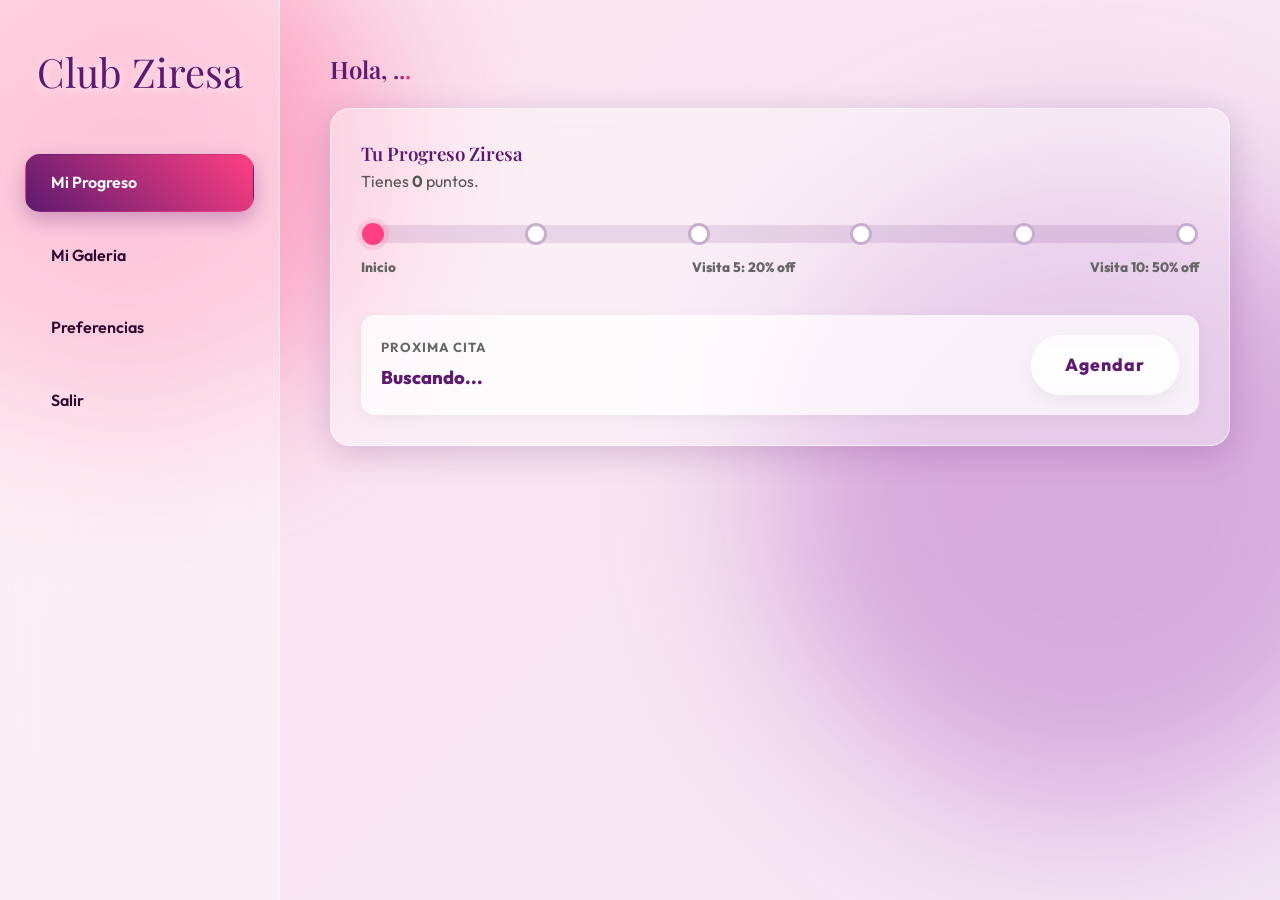
<file: clientas.html>
<!DOCTYPE html>
<html lang="es">
<head>
  <meta charset="UTF-8">
  <meta name="viewport" content="width=device-width, initial-scale=1.0">
  <title>Mi Club Ziresa</title>
  <link rel="stylesheet" href="assets/index.css">
  <style>
    .feed-grid { display: grid; grid-template-columns: repeat(auto-fit, minmax(150px, 1fr)); gap: 15px; margin-top: 20px; }
    .feed-item { background: rgba(255,255,255,0.65); border-radius: 12px; overflow: hidden; aspect-ratio: 1; display: flex; align-items: center; justify-content: center; text-align: center; padding: 12px; color: var(--primary); border: 1px solid rgba(255,255,255,0.9); font-weight: 800; }
    .feed-item img { width: 100%; height: 100%; object-fit: cover; }
    .prefs-card { background: rgba(255,255,255,0.68); padding: 18px; border-radius: 16px; margin-top: 20px; border: 1px solid rgba(255,255,255,0.9); }
  </style>
</head>
<body>
  <div class="ambient-orb orb-1"></div>
  <div class="ambient-orb orb-2"></div>
  <div class="hub-layout">
    <aside class="sidebar">
      <div class="sidebar-logo">Club Ziresa</div>
      <ul class="sidebar-nav">
        <li><a href="#" class="active" onclick="showTab('inicio', this)">Mi Progreso</a></li>
        <li><a href="#" onclick="showTab('feed', this)">Mi Galeria</a></li>
        <li><a href="#" onclick="showTab('perfil', this)">Preferencias</a></li>
        <li><a href="#" onclick="logout()">Salir</a></li>
      </ul>
    </aside>

    <main class="main-content">
      <div id="tab-inicio">
        <h2>Hola, <span id="client-name" class="text-gradient">...</span></h2>
        <div class="glass-panel reveal active" style="padding: 30px; margin-top: 20px; position:relative; overflow:hidden;">
          <h3>Tu Progreso Ziresa</h3>
          <p style="margin-bottom:20px;">Tienes <strong id="client-points">0</strong> puntos.</p>
          <div class="loyalty-progress-container">
            <div class="loyalty-progress-bar" id="loyalty-bar" style="width: 0%;"></div>
            <div class="loyalty-milestone reached" style="left:0%;" title="Visita 1"></div>
            <div class="loyalty-milestone" id="m-2" style="left:20%;" title="Visita 2"></div>
            <div class="loyalty-milestone" id="m-3" style="left:40%;" title="Visita 3"></div>
            <div class="loyalty-milestone" id="m-4" style="left:60%;" title="Visita 4"></div>
            <div class="loyalty-milestone" id="m-5" style="left:80%;" title="Visita 5"></div>
            <div class="loyalty-milestone" id="m-10" style="left:100%;" title="Visita 10"></div>
          </div>
          <div class="progress-labels">
            <span>Inicio</span><span>Visita 5: 20% off</span><span>Visita 10: 50% off</span>
          </div>
          <div class="next-appointment">
            <div>
              <h4>Proxima Cita</h4>
              <p id="next-app-date">Buscando...</p>
              <p id="next-app-services"></p>
            </div>
            <a class="btn btn-outline" href="index.html">Agendar</a>
          </div>
        </div>
      </div>

      <div id="tab-feed" style="display: none;">
        <h2>Mi Galeria Ziresa</h2>
        <p style="color:#666; margin-top:10px;">Tu diario de estilo y disenos favoritos.</p>
        <div class="feed-grid" id="feed-container"></div>
      </div>

      <div id="tab-perfil" style="display: none;">
        <h2>Mis Preferencias</h2>
        <div class="prefs-card">
          <h4 style="color:var(--primary);">Mis Servicios Favoritos</h4>
          <ul id="fav-services" style="margin-top:10px; padding-left:20px; color:#555;">
            <li>Cargando...</li>
          </ul>
        </div>
        <div class="prefs-card">
          <h4 style="color:var(--primary);">Resumen</h4>
          <p style="margin-top:10px; color:#555;" id="client-summary">Cargando tu historial...</p>
        </div>
      </div>
    </main>
  </div>

  <script>
    function showTab(tab, link) {
      ['inicio', 'feed', 'perfil'].forEach(id => {
        document.getElementById('tab-' + id).style.display = id === tab ? 'block' : 'none';
      });
      document.querySelectorAll('.sidebar-nav a').forEach(el => el.classList.remove('active'));
      if(link) link.classList.add('active');
    }

    async function logout() {
      await fetch('api/auth/logout.php', { method: 'POST' });
      window.location.href = 'index.html';
    }

    async function loadClientData() {
      try {
        const res = await fetch('api/client/me.php');
        if(res.status === 401) {
          window.location.href = 'index.html#login';
          return;
        }
        const data = await res.json();
        if(!data.success) return;
        document.getElementById('client-name').textContent = data.client.name || 'Hermosa';
        document.getElementById('client-points').textContent = data.client.points || 0;
        const visits = parseInt(data.client.visits || 0);
        const percentage = visits <= 5 ? (visits / 5) * 80 : Math.min(100, 80 + (((visits - 5) / 5) * 20));
        document.getElementById('loyalty-bar').style.width = percentage + '%';
        [2,3,4,5,10].forEach(n => {
          if(visits >= n) document.getElementById('m-' + n).classList.add('reached');
        });

        if(data.next_appointment) {
          document.getElementById('next-app-date').textContent = `${data.next_appointment.date} a las ${data.next_appointment.time}`;
          document.getElementById('next-app-services').textContent = data.next_appointment.services.map(s => s.name).join(', ');
        } else {
          document.getElementById('next-app-date').textContent = 'Sin citas proximas';
          document.getElementById('next-app-services').textContent = 'Agenda cuando quieras desde la portada.';
        }

        const favList = document.getElementById('fav-services');
        if(data.favorite_services && data.favorite_services.length) {
          favList.innerHTML = data.favorite_services.map(s => `<li>${s}</li>`).join('');
        } else {
          favList.innerHTML = '<li>Aun no hay servicios favoritos.</li>';
        }
        document.getElementById('client-summary').textContent = `${visits} visitas registradas y ${data.visits_count || 0} citas completadas.`;

        const gallery = data.gallery || [];
        const feed = document.getElementById('feed-container');
        if(gallery.length) {
          feed.innerHTML = gallery.map(src => `<div class="feed-item"><img src="${src}" alt="Diseno de unas"></div>`).join('');
        } else {
          feed.innerHTML = '<div class="feed-item">Tu primera foto aparecera despues de tu visita.</div>';
        }
      } catch (e) {
        console.error(e);
      }
    }

    loadClientData();
  </script>
</body>
</html>
</file>
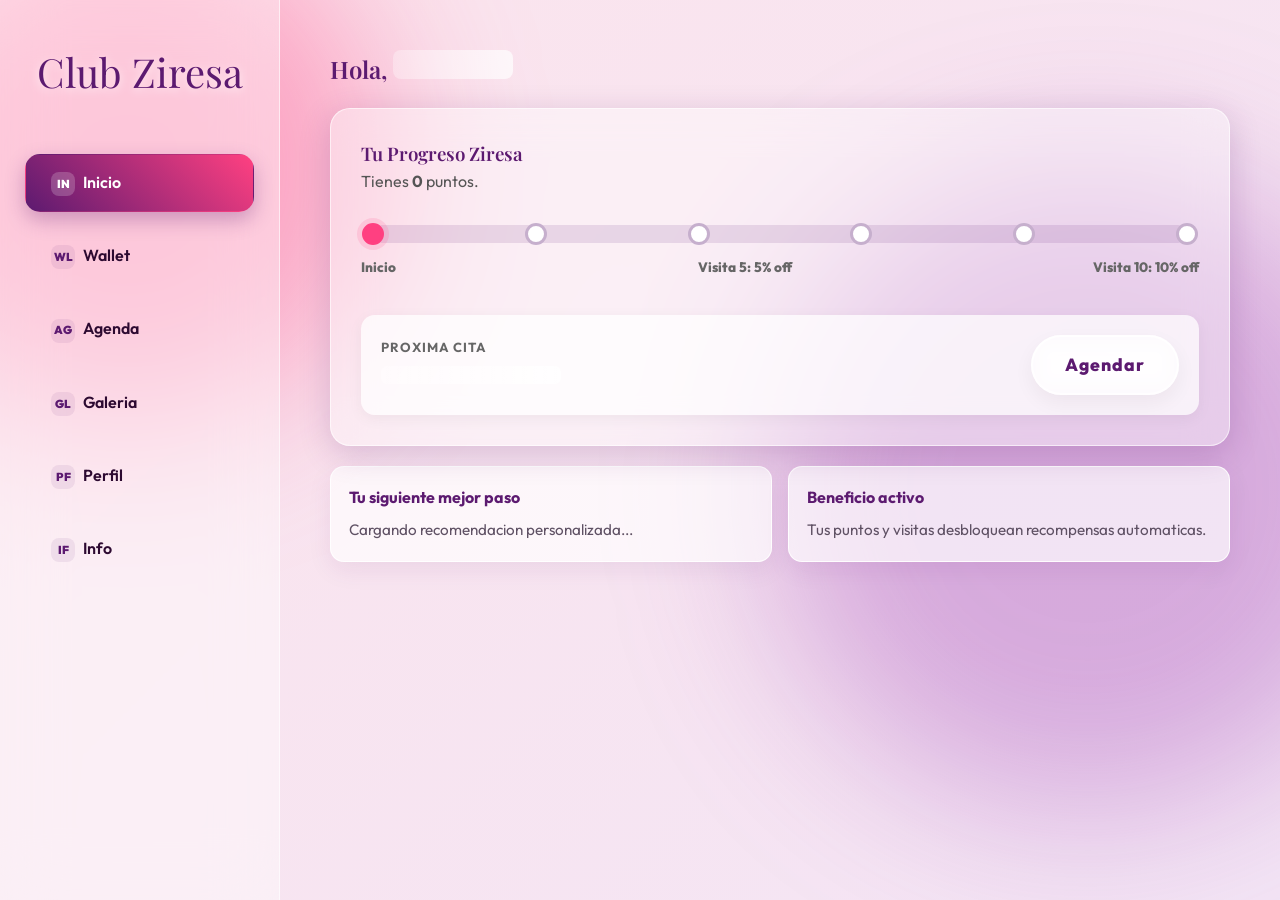
<file: cliente.html>
<!DOCTYPE html>
<html lang="es">
<head>
  <meta charset="UTF-8">
  <meta http-equiv="refresh" content="0; url=clientes.html">
  <meta name="viewport" content="width=device-width, initial-scale=1.0">
  <title>Redirigiendo a Club Ziresa</title>
</head>
<body>
  <p>Redirigiendo a <a href="clientes.html">Mi Club Ziresa</a>...</p>
  <script>window.location.replace('clientes.html');</script>
</body>
</html>
</file>
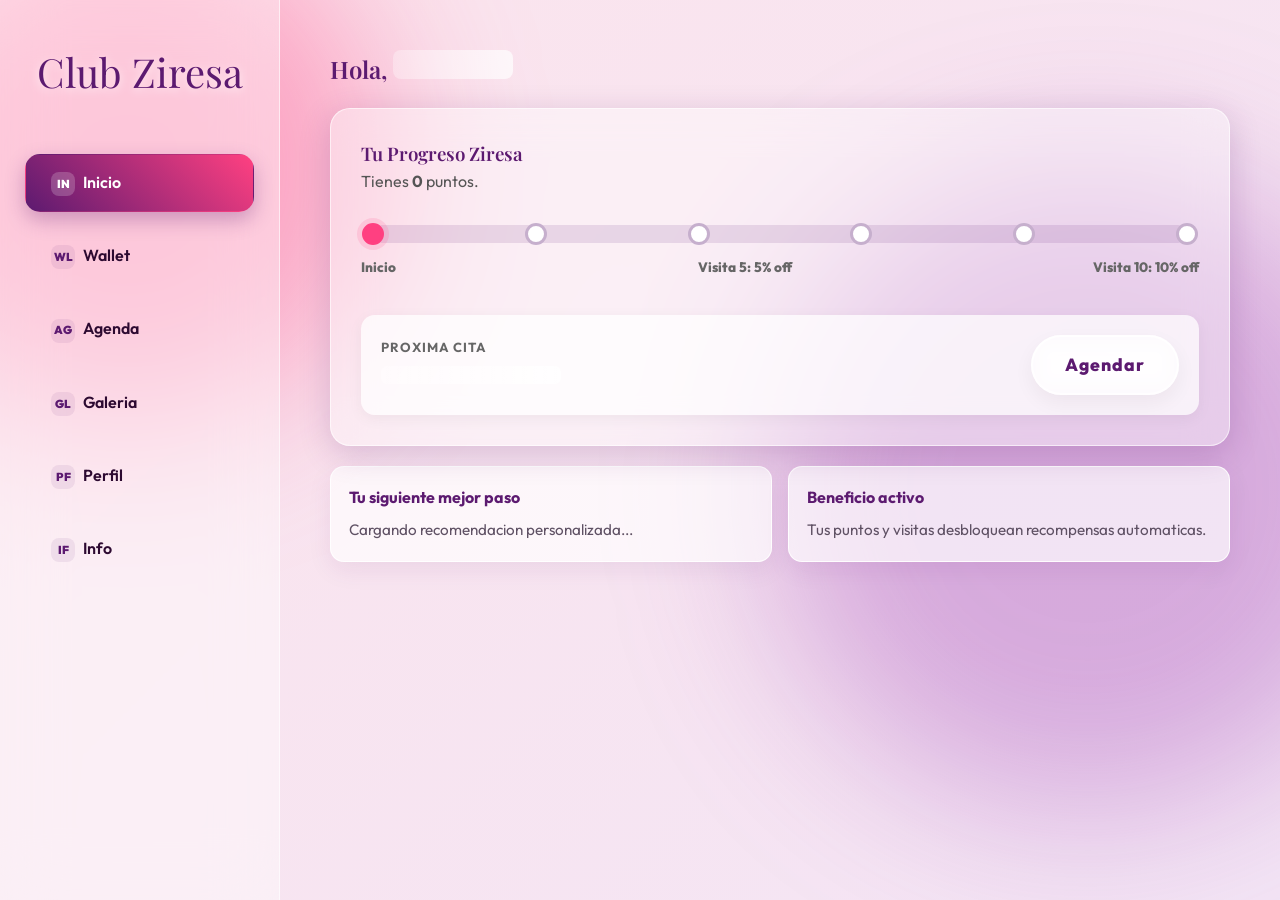
<file: clientes.html>
﻿<!DOCTYPE html>
<html lang="es">
<head>
  <meta charset="UTF-8">
  <meta name="viewport" content="width=device-width, initial-scale=1.0">
  <title>Mi Club Ziresa</title>
  <link rel="stylesheet" href="assets/index.css">
  <style>
    .feed-grid { display: grid; grid-template-columns: repeat(auto-fit, minmax(150px, 1fr)); gap: 15px; margin-top: 20px; }
    .feed-item { background: rgba(255,255,255,0.65); border-radius: 12px; overflow: hidden; aspect-ratio: 1; display: flex; align-items: center; justify-content: center; text-align: center; padding: 12px; color: var(--primary); border: 1px solid rgba(255,255,255,0.9); font-weight: 800; }
    .feed-item img { width: 100%; height: 100%; object-fit: cover; }
    .prefs-card { background: rgba(255,255,255,0.68); padding: 18px; border-radius: 16px; margin-top: 20px; border: 1px solid rgba(255,255,255,0.9); }
    .loyalty-stage { display: grid; grid-template-columns: minmax(0, 1.05fr) minmax(280px, .95fr); gap: 18px; align-items: start; margin-top: 20px; }
    .wallet-card.interactive-wallet { isolation: isolate; transform-style: preserve-3d; transition: transform .25s ease, box-shadow .25s ease; }
    .wallet-card.interactive-wallet:hover { transform: translateY(-4px); box-shadow: 0 30px 70px rgba(92, 26, 112, 0.32); }
    .wallet-level-row { display:flex; gap:10px; flex-wrap:wrap; align-items:center; justify-content:space-between; }
    .wallet-level-pill { display:inline-flex; align-items:center; min-height:34px; padding:7px 12px; border-radius:999px; background:rgba(255,255,255,.18); border:1px solid rgba(255,255,255,.32); color:white; font-weight:900; }
    .wallet-stamp { cursor:pointer; transition: transform .22s ease, background .22s ease; border-width:1px; font-family:var(--font-main); }
    .wallet-stamp:hover { transform: translateY(-3px) scale(1.03); }
    .wallet-stamp.reward { border-style: solid; }
    .wallet-stamp.active { outline: 3px solid rgba(255,255,255,.55); outline-offset: 2px; }
    .wallet-stamp-detail { min-height: 58px; padding: 12px 14px; border-radius: 16px; background: rgba(255,255,255,.16); border: 1px solid rgba(255,255,255,.28); color: white; font-weight: 800; }
    .loyalty-side { display:grid; gap:14px; }
    .reward-card, .visit-card { padding:18px; border-radius:16px; background:rgba(255,255,255,.68); border:1px solid rgba(255,255,255,.9); box-shadow:0 8px 24px rgba(92,26,112,.08); }
    .reward-card h4, .visit-card h4 { color:var(--primary); margin-bottom:8px; }
    .reward-list, .visit-list { display:grid; gap:10px; margin-top:12px; }
    .reward-row, .visit-row { display:flex; justify-content:space-between; gap:12px; align-items:center; padding:12px; border-radius:12px; background:rgba(255,255,255,.65); }
    .reward-row.unlocked { background:linear-gradient(135deg, rgba(92,26,112,.12), rgba(255,64,129,.16)); border:1px solid rgba(255,64,129,.2); }
    .reward-badge { white-space:nowrap; border-radius:999px; padding:6px 10px; font-size:.78rem; font-weight:900; color:white; background:var(--primary); }
    .reward-row.unlocked .reward-badge { background:var(--success); }
    .wallet-hint { color:rgba(255,255,255,.76); font-size:.9rem; }
    @media (max-width: 920px) { .loyalty-stage { grid-template-columns: 1fr; } }
  </style>
</head>
<body>
  <div class="ambient-orb orb-1"></div>
  <div class="ambient-orb orb-2"></div>
  <div class="hub-layout">
    <aside class="sidebar">
      <div class="sidebar-logo">Club Ziresa</div>
      <ul class="sidebar-nav">
        <li><a href="#" class="active" onclick="showTab('inicio', this)"><span class="nav-icon">IN</span>Inicio</a></li>
        <li><a href="#" onclick="showTab('wallet', this)"><span class="nav-icon">WL</span>Wallet</a></li>
        <li><a href="#" onclick="showTab('agenda', this)"><span class="nav-icon">AG</span>Agenda</a></li>
        <li><a href="#" onclick="showTab('feed', this)"><span class="nav-icon">GL</span>Galeria</a></li>
        <li><a href="#" onclick="showTab('perfil', this)"><span class="nav-icon">PF</span>Perfil</a></li>
        <li><a href="#" onclick="showTab('info', this)"><span class="nav-icon">IF</span>Info</a></li>
      </ul>
    </aside>

    <main class="main-content">
      <div id="tab-inicio">
        <h2>Hola, <span id="client-name" class="text-gradient">...</span></h2>
        <div class="glass-panel reveal active" style="padding: 30px; margin-top: 20px; position:relative; overflow:hidden;">
          <h3>Tu Progreso Ziresa</h3>
          <p style="margin-bottom:20px;">Tienes <strong id="client-points">0</strong> puntos.</p>
          <div class="loyalty-progress-container">
            <div class="loyalty-progress-bar" id="loyalty-bar" style="width: 0%;"></div>
            <div class="loyalty-milestone reached" style="left:0%;" title="Visita 1"></div>
            <div class="loyalty-milestone" id="m-2" style="left:20%;" title="Visita 2"></div>
            <div class="loyalty-milestone" id="m-3" style="left:40%;" title="Visita 3"></div>
            <div class="loyalty-milestone" id="m-4" style="left:60%;" title="Visita 4"></div>
            <div class="loyalty-milestone" id="m-5" style="left:80%;" title="Visita 5"></div>
            <div class="loyalty-milestone" id="m-10" style="left:100%;" title="Visita 10"></div>
          </div>
          <div class="progress-labels">
            <span>Inicio</span><span>Visita 5: 5% off</span><span>Visita 10: 10% off</span>
          </div>
          <div class="next-appointment">
            <div>
              <h4>Proxima Cita</h4>
              <p id="next-app-date">Buscando...</p>
              <p id="next-app-services"></p>
            </div>
            <a class="btn btn-outline" href="index.html">Agendar</a>
          </div>
        </div>
        <div class="mini-grid" style="margin-top:20px;">
          <div class="info-card">
            <h4>Tu siguiente mejor paso</h4>
            <p id="smart-next-step">Cargando recomendacion personalizada...</p>
          </div>
          <div class="info-card">
            <h4>Beneficio activo</h4>
            <p id="smart-benefit">Tus puntos y visitas desbloquean recompensas automaticas.</p>
          </div>
        </div>
      </div>

      <div id="tab-wallet" style="display: none;">
        <h2>Tarjeta Cliente Frecuente</h2>
        <p style="color:#666; margin-top:10px;">Tu tarjeta se sincroniza con tus visitas y beneficios del Club Ziresa.</p>
        <div class="loyalty-stage">
        <div class="wallet-card interactive-wallet" id="wallet-card">
          <div class="wallet-top">
            <div>
              <div class="wallet-brand">Ziresa</div>
              <div class="wallet-label">Cliente Frecuente</div>
            </div>
            <div class="wallet-benefit" id="wallet-benefit">Cargando...</div>
          </div>
          <div>
            <div class="wallet-label">Nombre de cliente</div>
            <h3 class="wallet-client-name" id="wallet-name">...</h3>
          </div>
          <div class="wallet-level-row">
            <div class="wallet-level-pill" id="wallet-level">Nivel Nueva</div>
            <div class="wallet-hint" id="wallet-next-hint">Toca un sello para ver tu avance</div>
          </div>
          <div class="wallet-metrics">
            <div class="wallet-metric"><span class="wallet-label">Visita</span><strong id="wallet-visits">0</strong></div>
            <div class="wallet-metric"><span class="wallet-label">Score</span><strong id="wallet-score">0</strong></div>
            <div class="wallet-metric"><span class="wallet-label">Descuento</span><strong id="wallet-discount">0%</strong></div>
          </div>
          <div>
            <div class="wallet-label" id="wallet-progress-label">Avance</div>
            <div class="wallet-progress"><span id="wallet-progress-bar"></span></div>
          </div>
          <div class="wallet-stamps" id="wallet-stamps"></div>
          <div class="wallet-stamp-detail" id="wallet-stamp-detail">Cada cita completada suma un sello. En la visita 5 ganas 5% OFF y en la visita 10 ganas 10% OFF.</div>
          <div class="wallet-actions">
            <a class="btn btn-primary" href="index.html">Reservar siguiente cita</a>
            <a class="btn btn-outline" href="api/wallet/pass.php" download>Descargar Wallet</a>
            <a class="btn btn-outline" href="api/wallet/pass.php?format=json" download>Exportar JSON</a>
          </div>
        </div>
        <div class="loyalty-side">
          <div class="reward-card">
            <h4>Recompensas</h4>
            <p>Los descuentos se desbloquean automaticamente cuando admin o staff completan tu cita.</p>
            <div class="reward-list" id="wallet-rewards"></div>
          </div>
          <div class="visit-card">
            <h4>Ultimas visitas</h4>
            <p>Tu historial se actualiza cuando la cita queda completada.</p>
            <div class="visit-list" id="wallet-visits-list"></div>
          </div>
        </div>
        </div>
      </div>

      <div id="tab-agenda" style="display: none;">
        <h2>Agenda y Seguimiento</h2>
        <p style="color:#666; margin-top:10px;">Tu proxima cita, preparacion y regreso ideal.</p>
        <div class="mini-grid" style="margin-top:20px;">
          <div class="info-card">
            <h4>Antes de tu cita</h4>
            <ul style="padding-left:18px;">
              <li>Guarda 2 o 3 referencias de estilo.</li>
              <li>Llega con manos limpias y sin crema pesada.</li>
              <li>Si vienes a mirada, evita mascara o aceites.</li>
            </ul>
          </div>
          <div class="info-card">
            <h4>Ventanas de retoque</h4>
            <p>U&ntilde;as: 2 a 3 semanas. Lifting: 5 a 7 semanas. Cejas: 4 a 6 semanas.</p>
          </div>
          <div class="info-card">
            <h4>Confirmaciones</h4>
            <p>La app guarda tu cita; Ziresa puede confirmar detalles finales por WhatsApp.</p>
          </div>
        </div>
        <a class="btn btn-primary" style="margin-top:24px;" href="index.html">Agendar otra cita</a>
      </div>

      <div id="tab-feed" style="display: none;">
        <h2>Mi Galeria Ziresa</h2>
        <p style="color:#666; margin-top:10px;">Tu diario de estilo y disenos favoritos.</p>
        <div class="feed-grid" id="feed-container"></div>
      </div>

      <div id="tab-perfil" style="display: none;">
        <h2>Mis Preferencias</h2>
        <div class="prefs-card">
          <h4 style="color:var(--primary);">Mis Servicios Favoritos</h4>
          <ul id="fav-services" style="margin-top:10px; padding-left:20px; color:#555;">
            <li>Cargando...</li>
          </ul>
        </div>
        <div class="prefs-card">
          <h4 style="color:var(--primary);">Resumen</h4>
          <p style="margin-top:10px; color:#555;" id="client-summary">Cargando tu historial...</p>
        </div>
        <div class="prefs-card">
          <h4 style="color:var(--primary);">Privacidad y trato</h4>
          <p style="margin-top:10px; color:#555;">Ziresa puede guardar notas utiles de estilo, cuidados y preferencias para darte una atencion mas humana en futuras visitas.</p>
        </div>
        <button class="btn btn-outline" style="margin-top:20px;" onclick="logout()">Cerrar sesion</button>
      </div>

      <div id="tab-info" style="display: none;">
        <h2>Info Util Ziresa</h2>
        <div class="mini-grid" style="margin-top:20px;">
          <div class="info-card">
            <h4>Cuidados de u&ntilde;as</h4>
            <p>Evita usar tus u&ntilde;as como herramienta, hidrata cuticula y agenda retoque antes de que el crecimiento cause desprendimiento.</p>
          </div>
          <div class="info-card">
            <h4>Lifting de pesta&ntilde;as</h4>
            <p>Las primeras 24 horas evita vapor, agua directa, aceites y mascara para cuidar la curva.</p>
          </div>
          <div class="info-card">
            <h4>Laminado de cejas</h4>
            <p>Peina suavemente, hidrata segun indicacion y evita exfoliantes fuertes en la zona al inicio.</p>
          </div>
          <div class="info-card">
            <h4>Ubicacion</h4>
            <p>Av. Eugenio Garza Sada 6518, Local 4, Cd. Satelite, Monterrey.</p>
          </div>
        </div>
      </div>
    </main>
  </div>

  <script src="assets/security.js"></script>
  <script>
    function showTab(tab, link) {
      /* ANTIGRAVITY UPGRADE: Tab fade-in animation */
      ['inicio', 'wallet', 'agenda', 'feed', 'perfil', 'info'].forEach(id => {
        const el = document.getElementById('tab-' + id);
        if (id === tab) {
          el.style.display = 'block';
          el.classList.remove('tab-panel-active');
          void el.offsetWidth;
          el.classList.add('tab-panel-active');
        } else {
          el.style.display = 'none';
        }
      });
      document.querySelectorAll('.sidebar-nav a').forEach(el => el.classList.remove('active'));
      if(link) link.classList.add('active');
    }

    async function logout() {
      await apiFetch('api/auth/logout.php', { method: 'POST' });
      window.location.href = 'index.html';
    }

    async function loadClientData() {
      /* ANTIGRAVITY UPGRADE: Skeleton while fetching */
      document.getElementById('client-name').innerHTML =
        '<span class="skeleton-block" style="display:inline-block;width:120px;height:1.2em;border-radius:8px;"></span>';
      document.getElementById('next-app-date').innerHTML =
        '<span class="skeleton-block" style="display:inline-block;width:180px;height:1em;border-radius:6px;"></span>';
      try {
        const res = await fetch('api/client/me.php');
        if(res.status === 401) {
          window.location.href = 'index.html#login';
          return;
        }
        const data = await res.json();
        if(!data.success) return;
        document.getElementById('client-name').textContent = data.client.name || 'Hermosa';
        document.getElementById('client-points').textContent = data.client.points || 0;
        const visits = parseInt(data.client.visits || 0);
        const wallet = data.wallet || {};
        const percentage = visits <= 5 ? (visits / 5) * 80 : Math.min(100, 80 + (((visits - 5) / 5) * 20));

        /* ANTIGRAVITY UPGRADE: Loyalty bar â€” animate after a short delay for visual impact */
        const bar = document.getElementById('loyalty-bar');
        bar.style.width = '0%';
        setTimeout(() => { bar.style.width = percentage + '%'; }, 350);

        /* ANTIGRAVITY UPGRADE: Milestone pop with stagger */
        [2,3,4,5,10].forEach((n, i) => {
          if (visits >= n) {
            setTimeout(() => {
              const el = document.getElementById('m-' + n);
              if (el) el.classList.add('reached');
            }, 400 + i * 120);
          }
        });

        if(data.next_appointment) {
          document.getElementById('next-app-date').textContent = `${data.next_appointment.date} a las ${data.next_appointment.time}`;
          document.getElementById('next-app-services').textContent = data.next_appointment.services.map(s => s.name).join(', ');
        } else {
          document.getElementById('next-app-date').textContent = 'Sin citas prÃ³ximas âœ¨';
          document.getElementById('next-app-services').textContent = 'Agenda cuando quieras â€” te esperamos.';
        }

        const favList = document.getElementById('fav-services');
        if(data.favorite_services && data.favorite_services.length) {
          favList.innerHTML = data.favorite_services.map(s => `<li>${escapeHTML(s)}</li>`).join('');
        } else {
          favList.innerHTML = '<li>Aun no hay servicios favoritos.</li>';
        }
        document.getElementById('client-summary').textContent = `${visits} visitas registradas y ${data.visits_count || 0} citas completadas.`;
        document.getElementById('smart-next-step').textContent = visits >= 10
          ? 'Estas en nivel VIP: prioriza tus horarios favoritos y servicios de mantenimiento.'
          : visits >= 5
            ? 'Ya desbloqueaste ritmo de clienta frecuente. Agenda tu retoque antes de perder continuidad.'
            : 'Sigue acumulando visitas para llegar a tu primer beneficio fuerte del Club.';
        document.getElementById('smart-benefit').textContent = visits >= 10
          ? 'Tienes acceso a 10% de descuento por visita 10.'
          : visits >= 5
            ? 'Visita 5: tienes 5% de descuento activo.'
            : `Te faltan ${Math.max(0, 5 - visits)} visitas para el primer beneficio.`;
        renderWallet(wallet, data.client, data.recent_visits || []);

        /* ANTIGRAVITY UPGRADE: Gallery with skeleton placeholders */
        const gallery = data.gallery || [];
        const feed = document.getElementById('feed-container');
        if(gallery.length) {
          feed.innerHTML = gallery.map(src => `<div class="feed-item"><img src="${escapeHTML(src)}" alt="Diseno de unas"></div>`).join('');
        } else {
          feed.innerHTML = `<div class="feed-item" style="grid-column:1/-1; aspect-ratio:auto; min-height:120px; display:flex; flex-direction:column; align-items:center; justify-content:center; gap:10px;">
            <span style="font-size:2.5rem;">&#127928;</span>
            <span style="color:var(--primary); font-weight:800;">Tu primera foto aparecerÃ¡ despuÃ©s de tu visita</span>
          </div>`;
        }
      } catch (e) {
        console.error(e);
      }
    }

    function renderWallet(wallet, client, recentVisits) {
      const visits = Number(wallet.visits || client.visits || 0);
      const discount = Number(wallet.discount_percent || 0);
      document.getElementById('wallet-name').textContent = wallet.name || client.name || 'Clienta Ziresa';
      document.getElementById('wallet-visits').textContent = visits;
      document.getElementById('wallet-score').textContent = wallet.score || 0;
      document.getElementById('wallet-discount').textContent = `${discount}%`;
      document.getElementById('wallet-benefit').textContent = wallet.benefit_label || 'Club Ziresa';
      document.getElementById('wallet-level').textContent = `Nivel ${wallet.level || 'Nueva'}`;
      document.getElementById('wallet-next-hint').textContent = wallet.visits_to_next_goal > 0
        ? `Faltan ${wallet.visits_to_next_goal} visita(s) para visita ${wallet.next_goal}`
        : 'Todas las metas base estan activas';
      document.getElementById('wallet-progress-label').textContent = wallet.visits_to_next_goal > 0
        ? `Te faltan ${wallet.visits_to_next_goal} visita(s) para tu siguiente meta`
        : 'Meta activa desbloqueada';
      document.getElementById('wallet-progress-bar').style.width = `${wallet.progress_percent || 0}%`;
      const stamps = wallet.stamps || [];
      document.getElementById('wallet-stamps').innerHTML = stamps.map(stamp => `
        <button type="button" class="wallet-stamp ${stamp.reached ? 'reached' : ''} ${stamp.reward ? 'reward' : ''}" onclick="showStampDetail(${Number(stamp.number || 0)}, ${stamp.reached ? 'true' : 'false'})">
          <span>${escapeHTML(stamp.emoji || '♡')}</span><b>${Number(stamp.number || 0)}</b>
        </button>
      `).join('');
      renderRewards(wallet.rewards || []);
      renderVisitHistory(recentVisits || [], visits);
      showStampDetail(Math.min(Math.max(visits, 1), 10), visits > 0);
    }

    function showStampDetail(number, reached) {
      document.querySelectorAll('.wallet-stamp').forEach((stamp, index) => {
        stamp.classList.toggle('active', index + 1 === number);
      });
      const detail = document.getElementById('wallet-stamp-detail');
      if(!detail) return;
      if(reached) {
        detail.textContent = number === 5
          ? 'Visita 5 desbloqueada: tienes 5% OFF disponible en Club Ziresa.'
          : number === 10
            ? 'Visita 10 desbloqueada: tienes 10% OFF y nivel VIP activo.'
            : `Visita ${number}: sello registrado por una cita completada.`;
      } else {
        detail.textContent = number === 5
          ? 'Meta visita 5: al completarla ganas 5% OFF.'
          : number === 10
            ? 'Meta visita 10: al completarla ganas 10% OFF.'
            : `Visita ${number}: se activa cuando completes esa visita.`;
      }
    }

    function renderRewards(rewards) {
      const box = document.getElementById('wallet-rewards');
      if(!box) return;
      box.innerHTML = rewards.map(reward => `
        <div class="reward-row ${reward.unlocked ? 'unlocked' : ''}">
          <div>
            <strong>Visita ${Number(reward.visits_required || 0)}</strong>
            <span>${Number(reward.discount_percent || 0)}% de descuento</span>
          </div>
          <div class="reward-badge">${reward.unlocked ? 'Activo' : 'Pendiente'}</div>
        </div>
      `).join('');
    }

    function renderVisitHistory(visits, totalVisits) {
      const box = document.getElementById('wallet-visits-list');
      if(!box) return;
      if(!visits.length) {
        box.innerHTML = '<div class="visit-row"><span>Aun no hay visitas completadas.</span><strong>0</strong></div>';
        return;
      }
      box.innerHTML = visits.map((visit, index) => {
        const services = (visit.services || []).join(', ') || 'Servicio Ziresa';
        const visitNumber = Math.max(1, Number(totalVisits || visits.length) - index);
        return `<div class="visit-row">
          <div>
            <strong>Visita ${visitNumber}</strong>
            <span>${escapeHTML(visit.date || '')} · ${escapeHTML(services)}</span>
          </div>
          <strong>$${Number(visit.price || 0).toLocaleString('es-MX')}</strong>
        </div>`;
      }).join('');
    }

    loadClientData();
  </script>
</body>
</html>
</file>
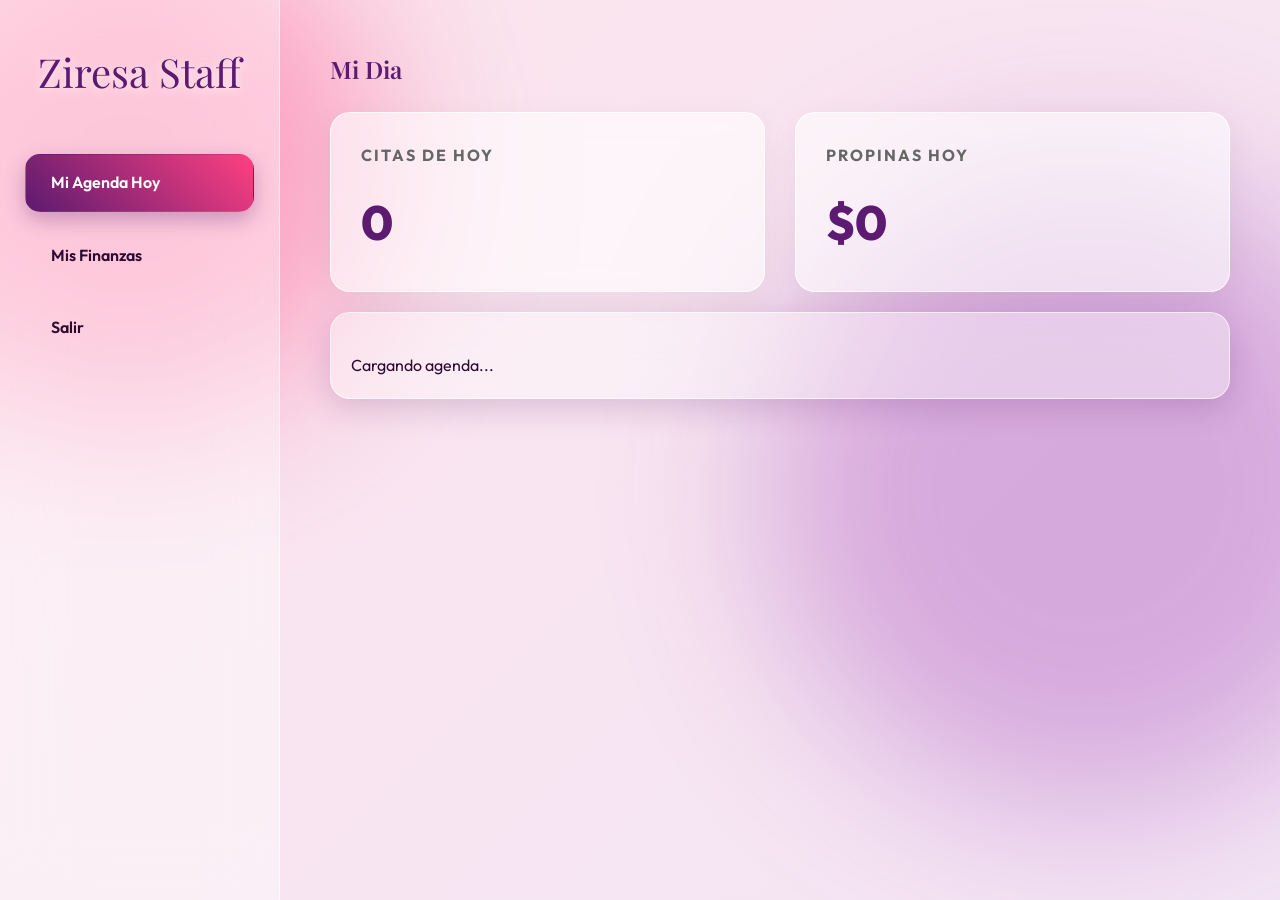
<file: manicurista.html>
﻿<!DOCTYPE html>
<html lang="es">
<head>
  <meta charset="UTF-8">
  <meta name="viewport" content="width=device-width, initial-scale=1.0">
  <title>Hub Manicurista</title>
  <link rel="stylesheet" href="assets/index.css">
  <style>
    .agenda-list { display: grid; gap: 14px; margin-top: 20px; }
    .agenda-item { display: grid; grid-template-columns: 90px 1fr auto; gap: 16px; align-items: center; padding: 18px; background: rgba(255,255,255,0.68); border: 1px solid rgba(255,255,255,0.9); border-radius: 14px; }
    .agenda-time { color: var(--primary); font-size: 1.25rem; font-weight: 800; }
    .status-pill { padding: 6px 10px; border-radius: 999px; background: rgba(92,26,112,0.1); color: var(--primary); font-size: 0.82rem; font-weight: 800; white-space: nowrap; }
    .staff-actions { display:flex; gap:8px; flex-wrap:wrap; justify-content:flex-end; }
    @media (max-width: 760px) {
      .agenda-item { grid-template-columns: 1fr; }
      .staff-actions { justify-content:flex-start; }
    }
  </style>
</head>
<body>
  <div class="ambient-orb orb-1"></div>
  <div class="ambient-orb orb-2"></div>
  <div class="hub-layout">
    <aside class="sidebar">
      <div class="sidebar-logo">Ziresa Staff</div>
      <ul class="sidebar-nav">
        <li><a href="#" class="active" onclick="showTab('agenda', this); loadToday();">Mi Agenda Hoy</a></li>
        <li><a href="#" onclick="showTab('finanzas', this)">Mis Finanzas</a></li>
        <li><a href="#" onclick="logout()">Salir</a></li>
      </ul>
    </aside>

    <main class="main-content">
      <div id="tab-agenda">
        <h2>Mi Dia</h2>
        <div class="dash-grid" style="margin-top: 24px;">
          <div class="dash-card">
            <h4>Citas de hoy</h4>
            <div class="value" id="today-count">0</div>
          </div>
          <div class="dash-card">
            <h4>Propinas hoy</h4>
            <div class="value" id="tips-today">$0</div>
          </div>
        </div>
        <div class="glass-panel" style="padding:20px; margin-top:20px;">
          <div id="agenda-list" class="agenda-list">Cargando agenda...</div>
        </div>
      </div>

      <div id="tab-finanzas" style="display:none;">
        <h2>Registro de Propinas</h2>
        <div class="glass-panel" style="padding:20px; margin-top:20px; max-width:520px;">
          <form id="tip-form">
            <div class="form-group">
              <label class="form-label" for="tip-amount">Monto (MXN)</label>
              <input type="number" id="tip-amount" class="form-control" placeholder="Ej. 50" min="1" required>
            </div>
            <div class="form-group">
              <label class="form-label" for="tip-method">Metodo</label>
              <select id="tip-method" class="form-control">
                <option value="efectivo">Efectivo</option>
                <option value="tarjeta">Tarjeta</option>
                <option value="transferencia">Transferencia</option>
              </select>
            </div>
            <button class="btn btn-primary" style="width:100%;">Registrar Ingreso</button>
          </form>
        </div>
      </div>
    </main>
  </div>
  <script src="assets/security.js"></script>
  <script>
    async function requireStaffSession() {
      const res = await fetch('api/auth/session.php');
      const data = await res.json();
      setCsrfToken(data.csrf_token);
      if(!data.authenticated || data.type !== 'manicurist') {
        const settingsRes = await fetch('api/settings/public.php');
        const settings = await settingsRes.json();
        if(settings.dev_access_enabled) {
          window.location.href = 'api/dev/login_staff.php';
          return;
        }
        window.location.href = 'index.html#login';
      }
    }

    async function logout() {
      await apiFetch('api/auth/logout.php', { method: 'POST' });
      window.location.href = 'index.html';
    }

    function showTab(tab, link) {
      /* ANTIGRAVITY UPGRADE: Tab fade-in animation */
      ['agenda','finanzas'].forEach(id => {
        const el = document.getElementById('tab-' + id);
        if (id === tab) {
          el.style.display = 'block';
          el.classList.remove('tab-panel-active');
          void el.offsetWidth;
          el.classList.add('tab-panel-active');
        } else {
          el.style.display = 'none';
        }
      });
      document.querySelectorAll('.sidebar-nav a').forEach(el => el.classList.remove('active'));
      if(link) link.classList.add('active');
    }

    async function loadToday() {
      const list = document.getElementById('agenda-list');
      /* ANTIGRAVITY UPGRADE: Skeleton while loading */
      list.innerHTML = [1,2,3].map(() =>
        `<div class="skeleton-card" style="display:grid;grid-template-columns:90px 1fr auto;gap:16px;align-items:center;">
          <div class="skeleton-block skeleton-line w-full" style="height:28px;"></div>
          <div>
            <div class="skeleton-block skeleton-line w-70"></div>
            <div class="skeleton-block skeleton-line w-40"></div>
          </div>
          <div class="skeleton-block" style="width:70px;height:28px;border-radius:999px;"></div>
        </div>`).join('');
      const res = await fetch('api/manicurist/today.php');
      const data = await res.json();
      if(!data.success) {
        list.innerHTML = '<p class="empty-state">No se pudo cargar la agenda.</p>';
        return;
      }
      document.getElementById('today-count').textContent = data.appointments.length;
      document.getElementById('tips-today').textContent = '$' + Number(data.tips_today || 0).toLocaleString('es-MX');
      if(!data.appointments.length) {
        /* ANTIGRAVITY UPGRADE: Branded empty state */
        list.innerHTML = `<div style="text-align:center;padding:40px 20px;">
          <div style="font-size:3rem;margin-bottom:12px;">&#9728;</div>
          <p style="font-weight:800;color:var(--primary);font-size:1.1rem;">Dia libre hoy</p>
          <p style="color:#666;margin-top:6px;">No hay citas agendadas. Â¡Disfruta tu dia!</p>
        </div>`;
        return;
      }
      list.innerHTML = data.appointments.map(app => {
        const services = (app.services || []).map(s => s.name).join(', ');
        return `<div class="agenda-item">
          <div class="agenda-time">${escapeHTML(app.time)}</div>
          <div>
            <strong>${escapeHTML(app.client_name)}</strong>
            <span>${escapeHTML(services)}</span>
            <span>${escapeHTML(app.client_phone ? 'WhatsApp: ' + app.client_phone : '')}</span>
          </div>
          <div>
            <div class="status-pill">${escapeHTML(app.status || 'pendiente')}</div>
            <div class="staff-actions" style="margin-top:10px;">
              <button class="btn btn-outline" type="button" onclick="updateStaffStatus('${app.id}', 'confirmada')">Confirmar</button>
              <button class="btn btn-outline" type="button" onclick="updateStaffStatus('${app.id}', 'en_proceso')">Iniciar</button>
              <button class="btn btn-primary" type="button" onclick="updateStaffStatus('${app.id}', 'completada')">Finalizar</button>
            </div>
          </div>
        </div>`;
      }).join('');
    }

    async function updateStaffStatus(id, status) {
      try {
        const res = await apiFetch('api/appointments/update_status.php', {
          method: 'POST',
          headers: {'Content-Type': 'application/json'},
          body: JSON.stringify({ appointment_id: id, status })
        });
        const data = await res.json();
        if(!res.ok || !data.success) throw new Error(data.error || 'No se pudo actualizar.');
        notify('Cita actualizada.', 'success');
        loadToday();
      } catch (err) {
        notify(err.message || 'Error al actualizar cita.', 'error');
      }
    }

    document.getElementById('tip-form').addEventListener('submit', async (e) => {
      e.preventDefault();
      const amount = Number(document.getElementById('tip-amount').value);
      const method = document.getElementById('tip-method').value;
      const res = await apiFetch('api/finances/add.php', {
        method: 'POST',
        headers: {'Content-Type': 'application/json'},
        body: JSON.stringify({ type: 'propina', amount, method, description: 'Propina registrada por manicurista' })
      });
      const data = await res.json();
      notify(data.success ? 'Propina registrada.' : (data.error || 'No se pudo registrar.'));
      if(data.success) {
        e.target.reset();
        loadToday();
      }
    });

    /* ANTIGRAVITY UPGRADE: Typed toast with slide-up/fade-out animation */
    function notify(message, type = 'info') {
      const icons = { success: 'âœ“', error: 'âœ•', info: 'â„¹' };
      const toast = document.createElement('div');
      toast.className = `toast toast-${type}`;
      toast.innerHTML = `<span style="font-size:1rem">${escapeHTML(icons[type] || '●')}</span><span>${escapeHTML(message)}</span>`;
      document.body.appendChild(toast);
      requestAnimationFrame(() => requestAnimationFrame(() => toast.classList.add('toast-show')));
      setTimeout(() => {
        toast.classList.remove('toast-show');
        toast.addEventListener('transitionend', () => toast.remove(), { once: true });
      }, 3200);
    }

    requireStaffSession().then(loadToday);
  </script>
</body>
</html>
</file>
<file: assets/index.css>
@import url('https://fonts.googleapis.com/css2?family=Outfit:wght@300;400;600;800&family=Playfair+Display:ital,wght@0,600;1,600&display=swap');

:root {
  /* Ziresa Color Palette */
  --primary: #5c1a70; /* Deep Purple */
  --primary-light: #8e24aa;
  --secondary: #d1a3d4; /* Lilac */
  --accent: #ff4081; /* Fiusha/Pink */
  --bg-gradient: linear-gradient(135deg, #fce4ec 0%, #f3e5f5 100%);
  --dark-text: #2d0a31;
  --light-text: #ffffff;
  
  /* Deep Glassmorphism */
  --glass-bg: rgba(255, 255, 255, 0.4);
  --glass-border: rgba(255, 255, 255, 0.6);
  --glass-shadow: 0 8px 32px 0 rgba(92, 26, 112, 0.2);
  --glass-blur: blur(20px);
  
  --font-main: 'Outfit', sans-serif;
  --font-serif: 'Playfair Display', serif;
  
  --transition: all 0.5s cubic-bezier(0.25, 0.8, 0.25, 1);
  --radius-sm: 8px;
  --radius-md: 14px;
  --radius-lg: 20px;
  --surface: rgba(255,255,255,0.72);
  --danger: #c62828;
  --success: #1b7f5a;
}

* { margin: 0; padding: 0; box-sizing: border-box; }

body {
  font-family: var(--font-main);
  background: var(--bg-gradient);
  color: var(--dark-text);
  min-height: 100vh;
  line-height: 1.6;
  overflow-x: hidden;
  position: relative;
}

/* Background Ambient Orbs for Glassmorphism pop */
.ambient-orb {
  position: absolute;
  border-radius: 50%;
  filter: blur(80px);
  z-index: -1;
  animation: floatOrb 10s infinite alternate ease-in-out;
}
.orb-1 { top: -10%; left: -10%; width: 40vw; height: 40vw; background: rgba(255, 64, 129, 0.4); }
.orb-2 { bottom: 10%; right: -10%; width: 50vw; height: 50vw; background: rgba(142, 36, 170, 0.3); animation-delay: -5s; }
.orb-3 { top: 40%; left: 30%; width: 30vw; height: 30vw; background: rgba(209, 163, 212, 0.4); animation-duration: 15s; }

@keyframes floatOrb {
  0% { transform: translate(0, 0) scale(1); }
  100% { transform: translate(10%, 10%) scale(1.1); }
}

/* Glassmorphism Utility */
.glass-panel {
  background: var(--glass-bg);
  backdrop-filter: var(--glass-blur);
  -webkit-backdrop-filter: var(--glass-blur);
  border: 1px solid var(--glass-border);
  box-shadow: var(--glass-shadow);
  border-radius: var(--radius-lg);
}

/* Text Effects */
.text-gradient {
  background: linear-gradient(to right, var(--primary), var(--accent));
  -webkit-background-clip: text;
  -webkit-text-fill-color: transparent;
  background-clip: text;
  display: inline-block;
}

.text-glow {
  text-shadow: 0 0 20px rgba(255, 64, 129, 0.5);
}

/* Reveal Animations (Triggered by JS) */
.reveal {
  opacity: 0;
  transform: translateY(40px);
  transition: all 0.8s cubic-bezier(0.5, 0, 0, 1);
}
.reveal.active {
  opacity: 1;
  transform: translateY(0);
}

/* Typography */
h1, h2, h3 { font-family: var(--font-serif); font-weight: 600; color: var(--primary); }
p { color: #555; }

/* Buttons with glow */
.btn {
  display: inline-flex; align-items: center; justify-content: center;
  padding: 14px 32px; border-radius: 40px; font-weight: 800; text-decoration: none;
  cursor: pointer; transition: var(--transition); border: none;
  font-size: 1.1rem; font-family: var(--font-main); letter-spacing: 1px;
  min-height: 44px;
  touch-action: manipulation;
}
.btn:focus-visible, .sidebar-nav a:focus-visible, .modal-close:focus-visible, .day-card:focus-visible, .cal-slot:focus-visible {
  outline: 3px solid rgba(255, 64, 129, 0.45);
  outline-offset: 3px;
}
.btn:disabled {
  opacity: 0.5;
  cursor: not-allowed;
  transform: none;
}
.btn-primary {
  background: linear-gradient(45deg, var(--primary), var(--accent));
  color: var(--light-text);
  box-shadow: 0 10px 20px rgba(255, 64, 129, 0.3);
}
.btn-primary:hover {
  transform: translateY(-5px) scale(1.02);
  box-shadow: 0 15px 30px rgba(255, 64, 129, 0.5);
}
.btn-outline {
  background: var(--glass-bg);
  backdrop-filter: blur(10px);
  color: var(--primary);
  border: 2px solid rgba(255,255,255,0.8);
  box-shadow: 0 8px 20px rgba(0,0,0,0.05);
}
.btn-outline:hover {
  background: white;
  transform: translateY(-3px);
  box-shadow: 0 12px 25px rgba(0,0,0,0.1);
}

/* FAB - Floating Action Button */
.fab-container { position: fixed; bottom: 40px; right: 40px; z-index: 1000; }
.fab-btn {
  background: linear-gradient(45deg, var(--accent), var(--primary-light));
  color: white; border-radius: 50px; padding: 18px 36px;
  font-size: 1.3rem; font-weight: 800;
  box-shadow: 0 10px 30px rgba(255, 64, 129, 0.5);
  animation: fabPulse 2.5s infinite;
  display: flex; align-items: center; gap: 12px;
  border: 1px solid rgba(255,255,255,0.4);
}
@keyframes fabPulse {
  0% { transform: scale(1); box-shadow: 0 0 0 0 rgba(255, 64, 129, 0.8); }
  70% { transform: scale(1.05); box-shadow: 0 0 0 20px rgba(255, 64, 129, 0); }
  100% { transform: scale(1); box-shadow: 0 0 0 0 rgba(255, 64, 129, 0); }
}

/* Modals */
.modal-overlay {
  position: fixed; top: 0; left: 0; right: 0; bottom: 0;
  background: rgba(45, 10, 49, 0.6);
  backdrop-filter: blur(15px);
  z-index: 2000; display: flex; align-items: center; justify-content: center;
  opacity: 0; pointer-events: none; transition: var(--transition);
}
.modal-overlay.active { opacity: 1; pointer-events: all; }
.modal-content {
  width: 90%; max-width: 550px; max-height: 90vh; overflow-y: auto;
  padding: 50px 40px; transform: translateY(50px) scale(0.95);
  transition: var(--transition); position: relative;
  border-top: 1px solid rgba(255,255,255,0.8);
  border-left: 1px solid rgba(255,255,255,0.8);
}
.modal-overlay.active .modal-content { transform: translateY(0) scale(1); }
.modal-close {
  position: absolute; top: 20px; right: 25px; font-size: 1.8rem;
  cursor: pointer; color: var(--primary); background: none; border: none;
  transition: 0.3s;
  min-width: 44px;
  min-height: 44px;
}
.modal-close:hover { transform: rotate(90deg); color: var(--accent); }

/* Inputs */
.form-group { margin-bottom: 25px; }
.form-label { display: block; margin-bottom: 10px; font-weight: 800; color: var(--primary); letter-spacing: 0.5px;}
.form-control {
  width: 100%; padding: 16px 20px; border-radius: 16px;
  border: 1px solid rgba(255, 255, 255, 0.6);
  background: rgba(255,255,255,0.5);
  font-size: 1.05rem; font-family: var(--font-main);
  transition: var(--transition);
  box-shadow: inset 0 2px 5px rgba(0,0,0,0.02);
}
.form-control:focus {
  outline: none; background: white; border-color: var(--accent);
  box-shadow: 0 0 0 5px rgba(255, 64, 129, 0.15);
}

/* Service Selection Cards */
.service-card {
  display: flex; justify-content: space-between; align-items: center;
  width: 100%;
  padding: 20px; border-radius: 16px;
  border: 1px solid rgba(255,255,255,0.8); margin-bottom: 15px;
  cursor: pointer; transition: var(--transition);
  background: rgba(255,255,255,0.6);
  font-family: var(--font-main);
  text-align: left;
}
.service-card:hover { transform: translateY(-3px); background: white; box-shadow: 0 10px 20px rgba(92, 26, 112, 0.1); }
.service-card.selected { 
  border-color: var(--accent); background: white;
  box-shadow: 0 0 0 2px var(--accent), 0 10px 20px rgba(255, 64, 129, 0.15); 
}

/* Layouts & Sidebar (For Hubs) */
.hub-layout { display: flex; min-height: 100vh; position:relative; z-index:10; }
.sidebar {
  width: 280px; background: rgba(255,255,255,0.4); backdrop-filter: blur(30px); 
  border-right: 1px solid rgba(255,255,255,0.6);
  padding: 40px 25px; display: flex; flex-direction: column;
}
.sidebar-logo { font-family: var(--font-serif); font-size: 2.5rem; color: var(--primary); text-align: center; margin-bottom: 50px; text-shadow: 0 2px 10px rgba(255,255,255,0.8); }
.sidebar-nav { list-style: none; flex: 1; }
.sidebar-nav li { margin-bottom: 15px; }
.sidebar-nav a {
  display: block; padding: 15px 25px; color: var(--dark-text); text-decoration: none; font-weight: 600;
  border-radius: 15px; transition: var(--transition); border: 1px solid transparent;
}
.sidebar-nav a:hover { background: rgba(255,255,255,0.8); border-color: rgba(255,255,255,1); transform: translateX(5px); }
.sidebar-nav a.active {
  background: linear-gradient(45deg, var(--primary), var(--accent)); color: white;
  box-shadow: 0 8px 20px rgba(92, 26, 112, 0.3);
}
.main-content { flex: 1; padding: 50px; overflow-y: auto; }

/* Dashboard Cards */
.dash-grid { display: grid; grid-template-columns: repeat(auto-fit, minmax(260px, 1fr)); gap: 30px; }
.dash-card {
  background: rgba(255,255,255,0.6); padding: 30px; border-radius: 20px;
  box-shadow: 0 8px 32px rgba(0,0,0,0.05); border: 1px solid rgba(255,255,255,0.8);
  backdrop-filter: blur(10px); transition: var(--transition);
}
.dash-card:hover { transform: translateY(-5px); background: white; box-shadow: 0 15px 40px rgba(92, 26, 112, 0.1); }
.dash-card h4 { color: #666; font-size: 1rem; text-transform: uppercase; letter-spacing: 2px; }
.dash-card .value { font-size: 3rem; font-weight: 800; color: var(--primary); margin-top: 15px; }

/* Calendar Grid Elements */
.calendar-grid { display: grid; grid-template-columns: repeat(7, 1fr); gap: 10px; margin-top: 20px; }
.cal-slot {
  background: rgba(255,255,255,0.8); border: 1px solid rgba(255,255,255,1);
  border-radius: 12px; padding: 12px 8px; text-align: center; cursor: pointer;
  transition: var(--transition); font-size: 1rem; font-weight:bold; color:var(--primary);
  box-shadow: 0 4px 10px rgba(0,0,0,0.02);
}
.cal-slot:hover { background: var(--secondary); color: white; transform:scale(1.05); }
.cal-slot.selected { background: var(--accent); color: white; border-color: var(--accent); transform:scale(1.05); box-shadow: 0 8px 20px rgba(255, 64, 129, 0.3); }

/* Horizontal Day Picker */
.day-picker { display: flex; overflow-x: auto; gap: 15px; padding: 15px 5px; scrollbar-width: none; }
.day-picker::-webkit-scrollbar { display: none; }
.day-card {
  min-width: 80px; padding: 20px 15px; border-radius: 20px;
  border: 1px solid rgba(255,255,255,0.8); text-align: center; cursor: pointer;
  transition: var(--transition); background: rgba(255,255,255,0.5); backdrop-filter:blur(5px);
}
.day-card.active {
  background: var(--primary); color: white; transform: scale(1.1);
  box-shadow: 0 10px 25px rgba(92, 26, 112, 0.4); border-color:var(--primary);
}

.loyalty-progress-container {
  position: relative;
  height: 18px;
  margin: 30px 12px 12px;
  background: rgba(92, 26, 112, 0.12);
  border-radius: 999px;
}
.loyalty-progress-bar {
  height: 100%;
  background: linear-gradient(45deg, var(--primary), var(--accent));
  border-radius: 999px;
  transition: width 0.5s ease;
}
.loyalty-milestone {
  position: absolute;
  top: 50%;
  width: 22px;
  height: 22px;
  border-radius: 50%;
  background: white;
  border: 3px solid rgba(92, 26, 112, 0.35);
  transform: translate(-50%, -50%);
}
.loyalty-milestone.reached {
  border-color: var(--accent);
  background: var(--accent);
  box-shadow: 0 0 0 5px rgba(255, 64, 129, 0.14);
}
.progress-labels {
  display: flex;
  justify-content: space-between;
  gap: 10px;
  margin-top: 14px;
  font-size: 0.85rem;
  font-weight: 800;
  color: #666;
}
.next-appointment {
  margin-top: 36px;
  background: var(--surface);
  padding: 20px;
  border-radius: var(--radius-md);
  display: flex;
  justify-content: space-between;
  gap: 16px;
  align-items: center;
  box-shadow: 0 4px 15px rgba(0,0,0,0.05);
}
.next-appointment h4 {
  margin-bottom: 5px;
  color: #666;
  text-transform: uppercase;
  font-size: 0.82rem;
  letter-spacing: 1px;
}
.next-appointment p:first-of-type {
  color: var(--primary);
  font-size: 1.15rem;
  font-weight: 800;
}

.data-list {
  display: grid;
  gap: 10px;
}
.list-row {
  display: flex;
  justify-content: space-between;
  gap: 16px;
  align-items: center;
  padding: 14px 16px;
  background: rgba(255,255,255,0.72);
  border: 1px solid rgba(255,255,255,0.9);
  border-radius: var(--radius-md);
}
.list-row span, .agenda-item span {
  display: block;
  color: #666;
  font-size: 0.92rem;
  margin-top: 3px;
}
.mini-grid {
  display: grid;
  grid-template-columns: repeat(auto-fit, minmax(220px, 1fr));
  gap: 16px;
}
.info-card {
  background: rgba(255,255,255,0.68);
  border: 1px solid rgba(255,255,255,0.9);
  border-radius: var(--radius-md);
  padding: 18px;
  box-shadow: 0 8px 24px rgba(92, 26, 112, 0.08);
}
.info-card h4 {
  color: var(--primary);
  margin-bottom: 8px;
  font-size: 1rem;
}
.info-card p, .info-card li {
  color: #5f5164;
  font-size: 0.95rem;
}
.section-eyebrow {
  color: var(--accent);
  font-weight: 900;
  text-transform: uppercase;
  letter-spacing: 0;
  font-size: 0.82rem;
  margin-bottom: 10px;
}
.admin-section-head {
  display: flex;
  justify-content: space-between;
  align-items: flex-start;
  gap: 16px;
  margin-bottom: 22px;
}
.admin-section-head p {
  max-width: 720px;
}
.finance-form {
  display: grid;
  grid-template-columns: 1fr 1fr 1fr;
  gap: 14px;
  align-items: end;
}
.finance-form .form-group {
  margin-bottom: 0;
}
.finance-list {
  display: grid;
  gap: 10px;
  margin-top: 18px;
}
.money-positive { color: var(--success); font-weight: 900; }
.money-negative { color: var(--danger); font-weight: 900; }
.wallet-card {
  position: relative;
  overflow: hidden;
  display: grid;
  gap: 16px;
  padding: 28px;
  color: white;
  background:
    radial-gradient(circle at 8% 0%, rgba(255,255,255,0.72), transparent 34%),
    radial-gradient(circle at 94% 14%, rgba(255,215,238,0.5), transparent 28%),
    linear-gradient(145deg, var(--primary), var(--accent));
  border-radius: 28px;
  box-shadow: 0 24px 60px rgba(92, 26, 112, 0.25);
}
.wallet-card::before {
  content: "";
  position: absolute;
  inset: 14px;
  border: 1px solid rgba(255,255,255,0.26);
  border-radius: 22px;
  pointer-events: none;
}
.wallet-card > * { position: relative; z-index: 1; }
.wallet-top {
  display: flex;
  justify-content: space-between;
  gap: 16px;
  align-items: flex-start;
}
.wallet-brand {
  font-family: var(--font-serif);
  font-size: clamp(2rem, 6vw, 3.2rem);
  color: white;
  line-height: 1;
}
.wallet-label {
  color: rgba(255,255,255,0.78);
  text-transform: uppercase;
  font-size: 0.72rem;
  font-weight: 900;
  letter-spacing: 0;
}
.wallet-client-name {
  color: white;
  font-size: clamp(1.7rem, 5vw, 2.6rem);
  line-height: 1.05;
}
.wallet-benefit {
  display: inline-flex;
  align-items: center;
  justify-content: center;
  min-height: 38px;
  padding: 8px 13px;
  background: rgba(255,255,255,0.18);
  border: 1px solid rgba(255,255,255,0.3);
  border-radius: 999px;
  color: white;
  font-weight: 900;
  white-space: nowrap;
}
.wallet-metrics {
  display: grid;
  grid-template-columns: repeat(3, 1fr);
  gap: 10px;
}
.wallet-metric {
  background: rgba(255,255,255,0.14);
  border: 1px solid rgba(255,255,255,0.24);
  border-radius: 16px;
  padding: 12px;
}
.wallet-metric strong {
  display: block;
  color: white;
  font-size: 1.65rem;
  line-height: 1;
}
.wallet-progress {
  height: 14px;
  border-radius: 999px;
  background: rgba(255,255,255,0.2);
  overflow: hidden;
}
.wallet-progress span {
  display: block;
  height: 100%;
  width: 0%;
  border-radius: inherit;
  background: white;
  transition: width 0.6s ease;
}
.wallet-stamps {
  display: grid;
  grid-template-columns: repeat(5, minmax(0, 1fr));
  gap: 8px;
}
.wallet-stamp {
  position: relative;
  min-height: 46px;
  display: grid;
  place-items: center;
  background: rgba(255,255,255,0.12);
  border: 1px dashed rgba(255,255,255,0.34);
  border-radius: 15px;
  color: rgba(255,255,255,0.68);
  font-size: 1.2rem;
}
.wallet-stamp b {
  position: absolute;
  right: 6px;
  bottom: 3px;
  font-size: 0.62rem;
}
.wallet-stamp.reached {
  background: white;
  border-style: solid;
  color: var(--primary);
  box-shadow: 0 8px 18px rgba(255,255,255,0.16);
}
.wallet-actions {
  display: flex;
  flex-wrap: wrap;
  gap: 10px;
}
.client-visit-control {
  display: grid;
  grid-template-columns: 1fr auto;
  gap: 12px;
  align-items: center;
}
.visit-stepper {
  display: inline-grid;
  grid-template-columns: 38px 52px 38px;
  gap: 6px;
  align-items: center;
}
.visit-stepper button {
  min-width: 38px;
  min-height: 38px;
  border: 0;
  border-radius: 12px;
  background: rgba(92,26,112,0.1);
  color: var(--primary);
  font-weight: 900;
  cursor: pointer;
}
.visit-stepper span {
  text-align: center;
  font-weight: 900;
  color: var(--primary);
}
.nav-icon {
  display: inline-flex;
  align-items: center;
  justify-content: center;
  width: 24px;
  height: 24px;
  margin-right: 8px;
  border-radius: 8px;
  background: rgba(92,26,112,0.08);
  color: var(--primary);
  font-size: 0.72rem;
  font-weight: 900;
}
.sidebar-nav a.active .nav-icon {
  background: rgba(255,255,255,0.2);
  color: white;
}
.empty-state {
  padding: 18px;
  background: rgba(255,255,255,0.62);
  border: 1px dashed rgba(92, 26, 112, 0.25);
  border-radius: var(--radius-md);
  color: #666;
}
.toast {
  position: fixed;
  left: 50%;
  bottom: 28px;
  z-index: 3000;
  background: var(--dark-text);
  color: white;
  padding: 12px 22px;
  border-radius: 999px;
  box-shadow: 0 12px 28px rgba(45, 10, 49, 0.22);
  font-weight: 800;
  display: flex;
  align-items: center;
  gap: 10px;
  opacity: 0;
  transform: translateX(-50%) translateY(14px);
  transition: opacity 0.3s ease, transform 0.35s cubic-bezier(0.34, 1.56, 0.64, 1);
}
.toast.toast-show {
  opacity: 1;
  transform: translateX(-50%) translateY(0);
}
.toast.toast-success { background: var(--success); }
.toast.toast-error   { background: var(--danger); }
.toast.toast-info    { background: var(--primary); }

@media (prefers-reduced-motion: reduce) {
  *, *::before, *::after {
    animation-duration: 0.01ms !important;
    animation-iteration-count: 1 !important;
    scroll-behavior: auto !important;
    transition-duration: 0.01ms !important;
  }
}

@media (max-width: 860px) {
  .hub-layout {
    display: block;
    padding-bottom: 92px;
  }
  .sidebar {
    position: fixed;
    left: 50%;
    right: auto;
    bottom: 12px;
    width: min(calc(100% - 20px), 620px);
    transform: translateX(-50%);
    z-index: 1500;
    padding: 8px;
    border-right: none;
    border: 1px solid rgba(255,255,255,0.78);
    border-radius: 999px;
    background: rgba(45, 10, 49, 0.72);
    box-shadow: 0 18px 44px rgba(45, 10, 49, 0.26);
  }
  .sidebar-logo {
    display: none;
  }
  .sidebar-nav {
    display: grid;
    grid-auto-flow: column;
    grid-auto-columns: 1fr;
    gap: 6px;
    position: relative;
  }
  .sidebar-nav li {
    margin: 0;
  }
  .sidebar-nav a {
    padding: 10px 6px;
    min-height: 44px;
    text-align: center;
    font-size: 0.75rem;
    border-radius: 999px;
    color: rgba(255,255,255,0.76);
    border-color: transparent;
    white-space: nowrap;
    transform: none;
  }
  .sidebar-nav a:hover {
    transform: none;
    background: rgba(255,255,255,0.12);
    color: white;
  }
  .sidebar-nav a.active {
    background: linear-gradient(135deg, var(--primary), var(--accent));
    color: white;
    box-shadow: 0 10px 24px rgba(255, 64, 129, 0.32);
  }
  .nav-icon {
    display: block;
    margin: 0 auto 2px;
    width: 22px;
    height: 18px;
    background: transparent;
    color: inherit;
    font-size: 0.68rem;
  }
  .main-content {
    padding: 28px 16px;
  }
  .dash-grid {
    grid-template-columns: 1fr;
    gap: 16px;
  }
  .calendar-grid {
    grid-template-columns: repeat(3, 1fr);
  }
  .modal-content {
    width: calc(100% - 24px);
    padding: 32px 20px;
  }
  .fab-container {
    right: 16px;
    bottom: 18px;
  }
  .fab-btn {
    padding: 14px 18px;
    font-size: 1rem;
  }
  .next-appointment, .list-row {
    align-items: flex-start;
    flex-direction: column;
  }
  .progress-labels {
    font-size: 0.74rem;
  }
  .month-calendar {
    grid-template-columns: repeat(7, minmax(38px, 1fr));
    gap: 4px;
  }
  .month-header {
    padding: 6px 2px;
    font-size: 0.75rem;
  }
  .month-day {
    min-height: 62px;
    padding: 5px;
  }
  .finance-form {
    grid-template-columns: 1fr;
  }
  .admin-section-head {
    flex-direction: column;
  }
}

/* ================================================================
   ANTIGRAVITY UPGRADE: Premium Animations & Interactions v2
   ================================================================ */

/* --- Shimmer Skeleton Screens --- */
@keyframes shimmer {
  0%   { background-position: -200% 0; }
  100% { background-position:  200% 0; }
}
.skeleton-block {
  background: linear-gradient(90deg,
    rgba(255,255,255,0.3) 0%,
    rgba(255,255,255,0.7) 50%,
    rgba(255,255,255,0.3) 100%);
  background-size: 200% 100%;
  animation: shimmer 1.6s ease-in-out infinite;
  border-radius: 10px;
}
.skeleton-line { height: 14px; margin-bottom: 10px; }
.skeleton-line.w-full { width: 100%; }
.skeleton-line.w-70   { width: 70%; }
.skeleton-line.w-40   { width: 40%; }
.skeleton-card {
  padding: 20px;
  background: rgba(255,255,255,0.45);
  border-radius: var(--radius-md);
  border: 1px solid rgba(255,255,255,0.8);
  margin-bottom: 12px;
}

/* --- Shake for Error States --- */
@keyframes shake {
  0%, 100% { transform: translateX(0); }
  15%  { transform: translateX(-7px); }
  30%  { transform: translateX( 7px); }
  45%  { transform: translateX(-5px); }
  60%  { transform: translateX( 5px); }
  75%  { transform: translateX(-2px); }
  90%  { transform: translateX( 2px); }
}
.shake { animation: shake 0.5s cubic-bezier(0.36, 0.07, 0.19, 0.97) both; }

/* --- Ripple on Buttons --- */
@keyframes rippleEffect {
  0%   { transform: scale(0); opacity: 0.5; }
  100% { transform: scale(4); opacity: 0; }
}
.btn { position: relative; overflow: hidden; }
.ripple-span {
  position: absolute;
  border-radius: 50%;
  background: rgba(255,255,255,0.35);
  pointer-events: none;
  width: 60px; height: 60px;
  margin-top: -30px; margin-left: -30px;
  animation: rippleEffect 0.65s linear forwards;
}

/* --- Tab Panel Fade-in --- */
@keyframes tabFadeIn {
  from { opacity: 0; transform: translateY(14px); }
  to   { opacity: 1; transform: translateY(0); }
}
.tab-panel-active {
  animation: tabFadeIn 0.32s cubic-bezier(0.25, 0.8, 0.25, 1) both;
}

/* --- Header Scroll Compact --- */
.app-header {
  transition: padding 0.3s ease, background 0.3s ease, box-shadow 0.3s ease;
}
.app-header.scrolled {
  padding-top: 8px !important;
  padding-bottom: 8px !important;
  background: rgba(252, 244, 250, 0.95) !important;
  box-shadow: 0 4px 24px rgba(92,26,112,0.1);
}

/* --- Booking Modal Step Slide --- */
@keyframes stepSlideIn {
  from { opacity: 0; transform: translateX(24px); }
  to   { opacity: 1; transform: translateX(0); }
}
.step-enter { animation: stepSlideIn 0.3s cubic-bezier(0.25, 0.8, 0.25, 1) forwards; }

/* --- Service Card Checkmark --- */
.service-card { position: relative; }
.svc-check {
  position: absolute; top: 12px; right: 12px;
  width: 24px; height: 24px;
  background: var(--accent); border-radius: 50%;
  display: flex; align-items: center; justify-content: center;
  opacity: 0; transform: scale(0) rotate(-30deg);
  transition: all 0.28s cubic-bezier(0.34, 1.56, 0.64, 1);
  color: white; font-size: 0.75rem; font-weight: 900;
  pointer-events: none;
}
.service-card.selected .svc-check { opacity: 1; transform: scale(1) rotate(0deg); }
.service-card.selected { transform: translateY(-2px) scale(1.01) !important; }

/* --- FAB Hover Pause --- */
.fab-btn:hover {
  animation-play-state: paused;
  box-shadow: 0 0 0 10px rgba(255,64,129,0.12), 0 10px 30px rgba(255,64,129,0.5);
}

/* --- Style Tags Stagger --- */
.style-tags span { opacity: 0; transform: translateY(8px); }
.style-tags-visible span {
  animation: tagReveal 0.35s cubic-bezier(0.25, 0.8, 0.25, 1) forwards;
}
@keyframes tagReveal { to { opacity: 1; transform: translateY(0); } }
.style-tags-visible span:nth-child(1) { animation-delay: 0.05s; }
.style-tags-visible span:nth-child(2) { animation-delay: 0.12s; }
.style-tags-visible span:nth-child(3) { animation-delay: 0.19s; }
.style-tags-visible span:nth-child(4) { animation-delay: 0.26s; }
.style-tags-visible span:nth-child(5) { animation-delay: 0.33s; }

/* --- Club Cards Stagger --- */
.club-grid .club-card.reveal { transition-delay: 0s; }
.club-grid .club-card.reveal:nth-child(2) { transition-delay: 0.13s; }
.club-grid .club-card.reveal:nth-child(3) { transition-delay: 0.26s; }

/* --- Mission List Items Stagger --- */
.mission-list div {
  opacity: 0; transform: translateX(-12px);
  transition: opacity 0.35s ease, transform 0.35s ease;
}
.reveal.active .mission-list div { opacity: 1; transform: translateX(0); }
.reveal.active .mission-list div:nth-child(1) { transition-delay: 0.1s; }
.reveal.active .mission-list div:nth-child(2) { transition-delay: 0.2s; }
.reveal.active .mission-list div:nth-child(3) { transition-delay: 0.3s; }
.reveal.active .mission-list div:nth-child(4) { transition-delay: 0.4s; }

/* --- Typewriter Cursor --- */
@keyframes cursorBlink {
  0%, 100% { opacity: 1; }
  50% { opacity: 0; }
}
.tw-cursor {
  display: inline-block; width: 3px; height: 0.8em;
  background: var(--accent); margin-left: 4px;
  vertical-align: middle; border-radius: 2px;
  animation: cursorBlink 0.8s ease infinite;
}

/* --- Loyalty Milestone Pop --- */
@keyframes milestonePop {
  0%   { transform: translate(-50%, -50%) scale(0.4); }
  65%  { transform: translate(-50%, -50%) scale(1.3); }
  100% { transform: translate(-50%, -50%) scale(1); }
}
.loyalty-milestone.reached {
  animation: milestonePop 0.45s cubic-bezier(0.34, 1.56, 0.64, 1) both;
}

/* --- CountUp value pop --- */
@keyframes numPop {
  0%   { transform: scale(0.75); opacity: 0; }
  70%  { transform: scale(1.08); }
  100% { transform: scale(1); opacity: 1; }
}
.value-pop { animation: numPop 0.4s cubic-bezier(0.34, 1.56, 0.64, 1) both; }

/* --- Error message slide-down --- */
@keyframes slideDown {
  from { opacity: 0; transform: translateY(-8px); }
  to   { opacity: 1; transform: translateY(0); }
}
.error-reveal { animation: slideDown 0.3s ease forwards; }
</file>
